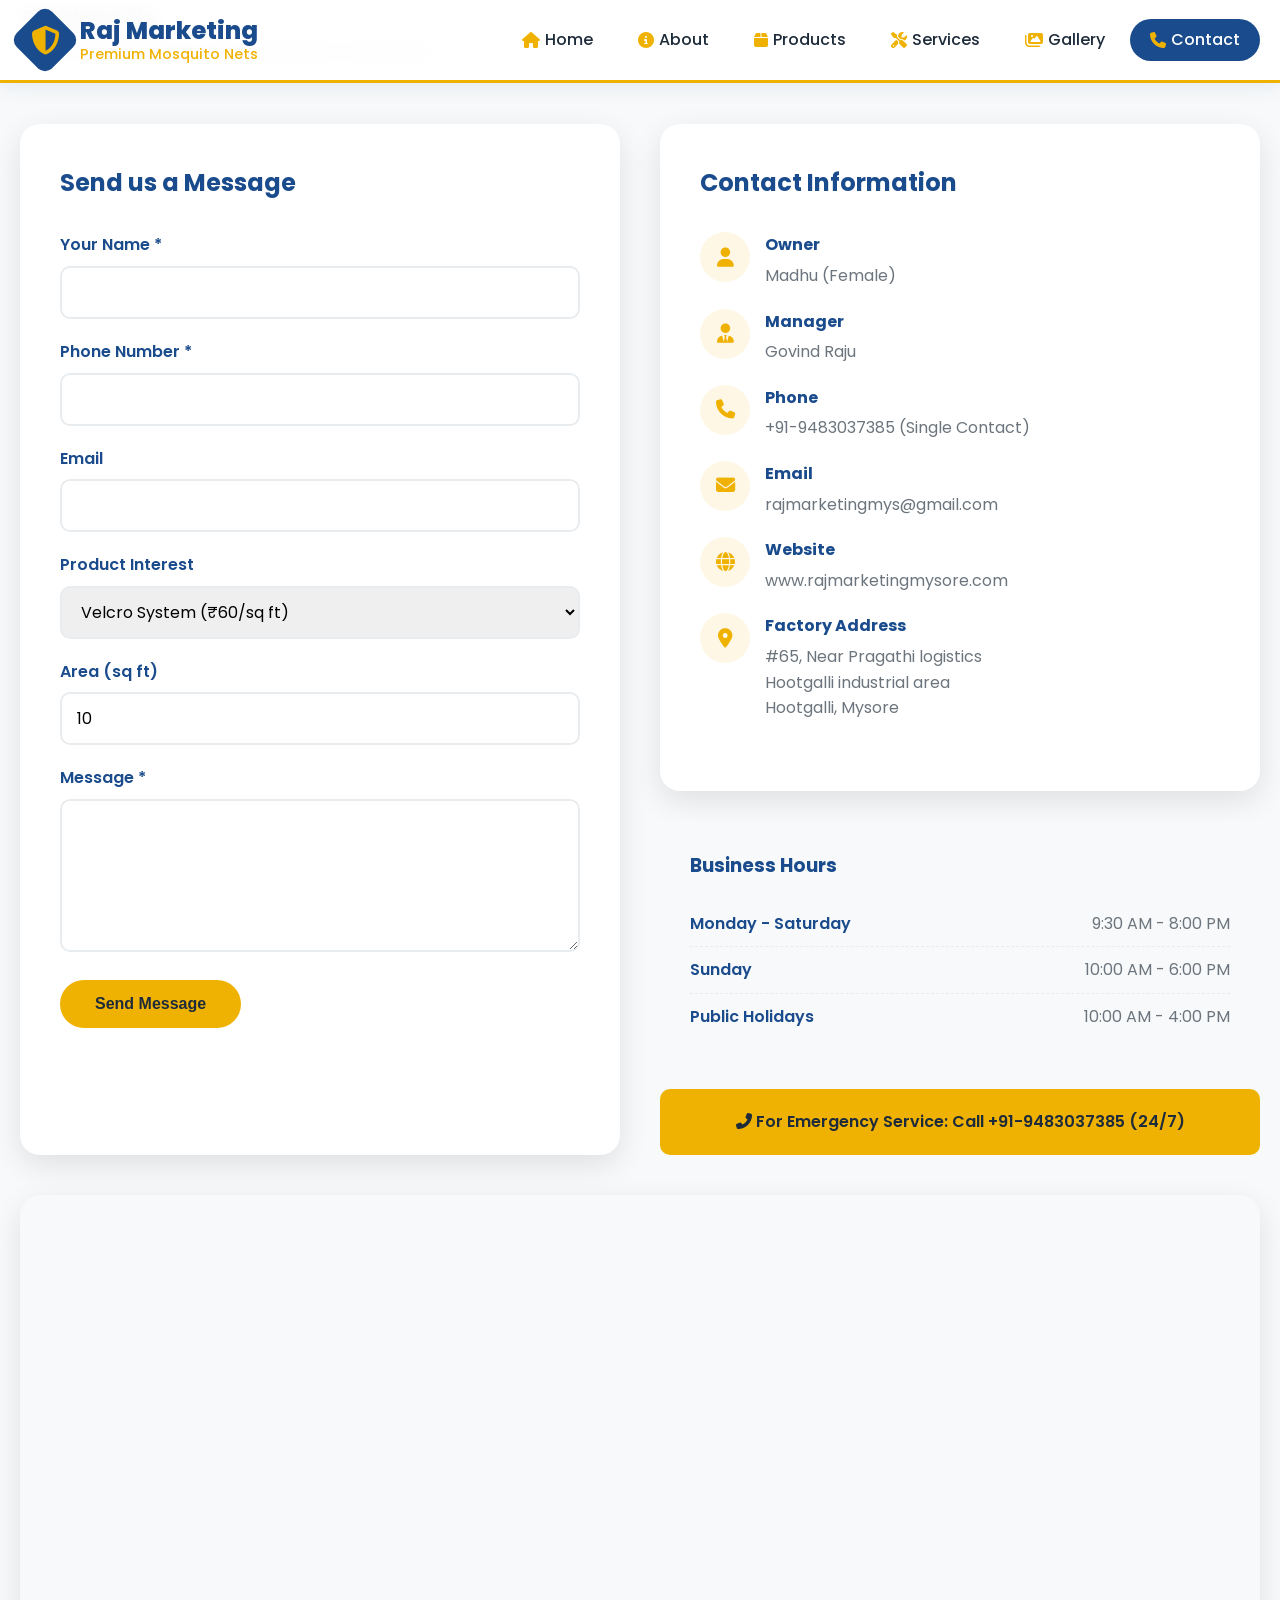
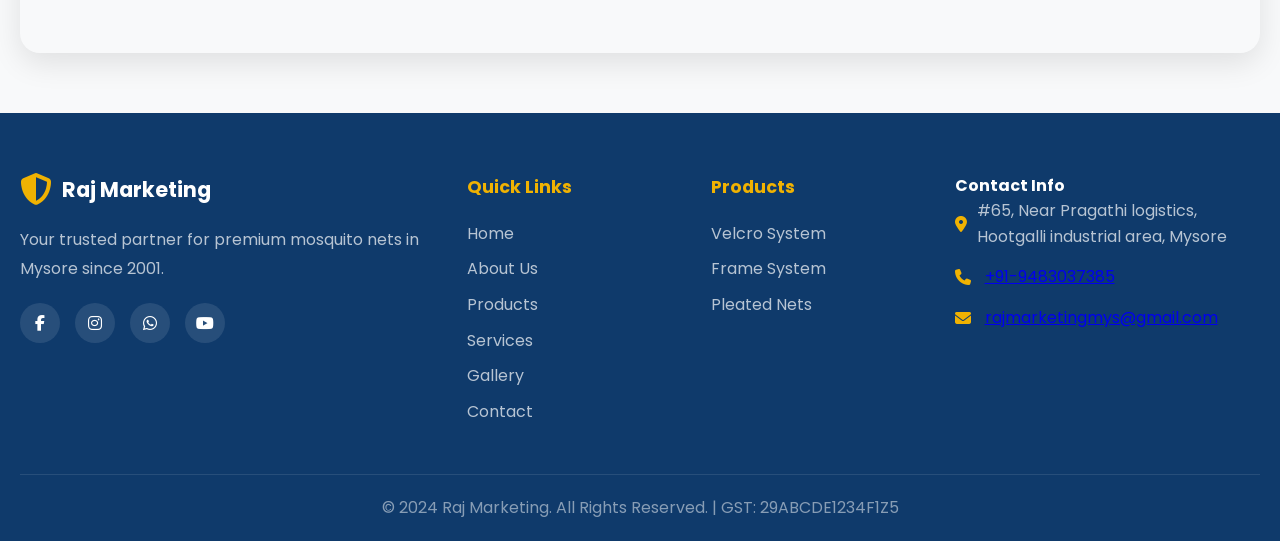
<file: pages/contact.html>
<!DOCTYPE html>
<html lang="en">
<head>
  <meta charset="UTF-8">
  <meta name="viewport" content="width=device-width, initial-scale=1.0">
  <title>Contact Us - Raj Marketing Mysore</title>
  
  <link href="https://fonts.googleapis.com/css2?family=Poppins:wght@300;400;500;600;700;800&display=swap" rel="stylesheet">
  <link rel="stylesheet" href="https://cdnjs.cloudflare.com/ajax/libs/font-awesome/6.4.0/css/all.min.css">
  <link rel="stylesheet" href="../assets/css/style.css">
  
  <style>
    .contact-section {
      padding: 60px 0;
    }
    
    .contact-grid {
      display: grid;
      grid-template-columns: 1fr 1fr;
      gap: 40px;
    }
    
    .contact-form {
      background: var(--white);
      padding: 40px;
      border-radius: 20px;
      box-shadow: 0 10px 30px rgba(0,0,0,0.1);
    }
    
    .form-group {
      margin-bottom: 20px;
    }
    
    .form-group label {
      display: block;
      margin-bottom: 8px;
      color: var(--primary-blue);
      font-weight: 600;
    }
    
    .form-group input,
    .form-group select,
    .form-group textarea {
      width: 100%;
      padding: 12px 15px;
      border: 2px solid var(--border-color);
      border-radius: 10px;
      font-size: 1rem;
      font-family: 'Poppins', sans-serif;
    }
    
    .form-group input:focus,
    .form-group select:focus,
    .form-group textarea:focus {
      border-color: var(--secondary-yellow);
      outline: none;
    }
    
    .contact-map {
      border-radius: 20px;
      overflow: hidden;
      box-shadow: 0 10px 30px rgba(0,0,0,0.1);
    }
    
    .business-hours {
      background: var(--light-gray);
      padding: 30px;
      border-radius: 20px;
      margin-top: 30px;
    }
    
    .hours-item {
      display: flex;
      justify-content: space-between;
      padding: 10px 0;
      border-bottom: 1px dashed var(--border-color);
    }
    
    .hours-item:last-child {
      border-bottom: none;
    }
    
    .day {
      font-weight: 600;
      color: var(--primary-blue);
    }
    
    .time {
      color: var(--gray);
    }
    
    .emergency-note {
      background: var(--secondary-yellow);
      color: var(--dark);
      padding: 20px;
      border-radius: 10px;
      margin-top: 20px;
      text-align: center;
      font-weight: 600;
    }
  </style>
</head>
<body>
  <header class="header">
    <div class="container">
      <nav class="navbar">
        <a href="../index.html" class="logo">
          <div class="logo-icon">
            <i class="fas fa-shield-alt"></i>
          </div>
          <div class="logo-text">
            Raj Marketing <span>Premium Mosquito Nets</span>
          </div>
        </a>

        <ul class="nav-menu">
          <li><a href="../index.html"><i class="fas fa-home"></i> Home</a></li>
          <li><a href="about.html"><i class="fas fa-info-circle"></i> About</a></li>
          <li><a href="products.html"><i class="fas fa-box"></i> Products</a></li>
          <li><a href="services.html"><i class="fas fa-tools"></i> Services</a></li>
          <li><a href="gallery.html"><i class="fas fa-images"></i> Gallery</a></li>
          <li><a href="contact.html" class="active"><i class="fas fa-phone"></i> Contact</a></li>
        </ul>

        <div class="nav-toggle" id="navToggle">
          <i class="fas fa-bars"></i>
        </div>
      </nav>
    </div>
  </header>

  <section class="page-header">
    <div class="container">
      <h1>Contact Us</h1>
      <p>Get in touch with us for free consultation and quotes</p>
    </div>
  </section>

  <section class="contact-section">
    <div class="container">
      <div class="contact-grid">
        <!-- Contact Form -->
        <div class="contact-form">
          <h2 style="color: var(--primary-blue); margin-bottom: 30px;">Send us a Message</h2>
          
          <form id="contactForm">
            <div class="form-group">
              <label>Your Name *</label>
              <input type="text" id="name" required>
            </div>
            
            <div class="form-group">
              <label>Phone Number *</label>
              <input type="tel" id="phone" pattern="[0-9]{10}" required>
            </div>
            
            <div class="form-group">
              <label>Email</label>
              <input type="email" id="email">
            </div>
            
            <div class="form-group">
              <label>Product Interest</label>
              <select id="product">
                <option value="Velcro System">Velcro System (₹60/sq ft)</option>
                <option value="Frame System - Regular + SS Black">Frame System - Regular + SS Black (₹160/sq ft)</option>
                <option value="Frame System - Regular + SS White">Frame System - Regular + SS White (₹180/sq ft)</option>
                <option value="Frame System - Woodgrain + SS Black">Frame System - Woodgrain + SS Black (₹250/sq ft)</option>
                <option value="Frame System - Woodgrain + SS White">Frame System - Woodgrain + SS White (₹280/sq ft)</option>
                <option value="Pleated Nets - Regular + Black Fiber">Pleated Nets - Regular + Black Fiber (₹350/sq ft)</option>
                <option value="Pleated Nets - Woodgrain + Fiber Black">Pleated Nets - Woodgrain + Fiber Black (₹450/sq ft)</option>
              </select>
            </div>
            
            <div class="form-group">
              <label>Area (sq ft)</label>
              <input type="number" id="area" min="1" value="10">
            </div>
            
            <div class="form-group">
              <label>Message *</label>
              <textarea id="message" rows="5" required></textarea>
            </div>
            
            <button type="submit" class="btn btn-primary btn-block">Send Message</button>
          </form>
        </div>

        <!-- Contact Information -->
        <div>
          <div class="contact-info">
            <h3>Contact Information</h3>
            
            <div class="contact-details">
              <div class="contact-item">
                <div class="contact-icon">
                  <i class="fas fa-user"></i>
                </div>
                <div class="contact-text">
                  <h4>Owner</h4>
                  <p>Madhu (Female)</p>
                </div>
              </div>
              
              <div class="contact-item">
                <div class="contact-icon">
                  <i class="fas fa-user-tie"></i>
                </div>
                <div class="contact-text">
                  <h4>Manager</h4>
                  <p>Govind Raju</p>
                </div>
              </div>
              
              <div class="contact-item">
                <div class="contact-icon">
                  <i class="fas fa-phone"></i>
                </div>
                <div class="contact-text">
                  <h4>Phone</h4>
                  <p><a href="tel:+919483037385">+91-9483037385</a> (Single Contact)</p>
                </div>
              </div>
              
              <div class="contact-item">
                <div class="contact-icon">
                  <i class="fas fa-envelope"></i>
                </div>
                <div class="contact-text">
                  <h4>Email</h4>
                  <p><a href="mailto:rajmarketingmys@gmail.com">rajmarketingmys@gmail.com</a></p>
                </div>
              </div>
              
              <div class="contact-item">
                <div class="contact-icon">
                  <i class="fas fa-globe"></i>
                </div>
                <div class="contact-text">
                  <h4>Website</h4>
                  <p><a href="https://www.rajmarketingmysore.com" target="_blank">www.rajmarketingmysore.com</a></p>
                </div>
              </div>
              
              <div class="contact-item">
                <div class="contact-icon">
                  <i class="fas fa-map-marker-alt"></i>
                </div>
                <div class="contact-text">
                  <h4>Factory Address</h4>
                  <p>#65, Near Pragathi logistics<br>Hootgalli industrial area<br>Hootgalli, Mysore</p>
                </div>
              </div>
            </div>
          </div>

          <!-- Business Hours -->
          <div class="business-hours">
            <h3 style="color: var(--primary-blue); margin-bottom: 20px;">Business Hours</h3>
            
            <div class="hours-item">
              <span class="day">Monday - Saturday</span>
              <span class="time">9:30 AM - 8:00 PM</span>
            </div>
            <div class="hours-item">
              <span class="day">Sunday</span>
              <span class="time">10:00 AM - 6:00 PM</span>
            </div>
            <div class="hours-item">
              <span class="day">Public Holidays</span>
              <span class="time">10:00 AM - 4:00 PM</span>
            </div>
          </div>

          <!-- Emergency Note -->
          <div class="emergency-note">
            <i class="fas fa-phone-alt"></i> For Emergency Service: Call +91-9483037385 (24/7)
          </div>
        </div>
      </div>

      <!-- Map -->
      <div class="contact-map" style="margin-top: 40px;">
        <iframe src="https://www.google.com/maps/embed?pb=!1m18!1m12!1m3!1d3898.0!2d76.6395!3d12.3055!2m3!1f0!2f0!3f0!3m2!1i1024!2i768!4f13.1!3m3!1m2!1s0x3baf7b1b1b1b1b1b%3A0x1b1b1b1b1b1b1b1b!2sHootgalli%20Industrial%20Area%2C%20Mysuru!5e0!3m2!1sen!2sin!4v1700000000000!5m2!1sen!2sin" 
                width="100%" height="450" style="border:0;" allowfullscreen="" loading="lazy"></iframe>
      </div>
    </div>
  </section>

  <footer class="footer">
    <div class="container">
      <div class="footer-grid">
        <div class="footer-info">
          <div class="footer-logo">
            <i class="fas fa-shield-alt"></i>
            <span>Raj Marketing</span>
          </div>
          <p>Your trusted partner for premium mosquito nets in Mysore since 2001.</p>
          <div class="social-links">
            <a href="#"><i class="fab fa-facebook-f"></i></a>
            <a href="#"><i class="fab fa-instagram"></i></a>
            <a href="#"><i class="fab fa-whatsapp"></i></a>
            <a href="#"><i class="fab fa-youtube"></i></a>
          </div>
        </div>

        <div class="footer-links">
          <h4>Quick Links</h4>
          <ul>
            <li><a href="../index.html">Home</a></li>
            <li><a href="about.html">About Us</a></li>
            <li><a href="products.html">Products</a></li>
            <li><a href="services.html">Services</a></li>
            <li><a href="gallery.html">Gallery</a></li>
            <li><a href="contact.html">Contact</a></li>
          </ul>
        </div>

        <div class="footer-links">
          <h4>Products</h4>
          <ul>
            <li><a href="velcro-system.html">Velcro System</a></li>
            <li><a href="frame-system.html">Frame System</a></li>
            <li><a href="pleated-nets.html">Pleated Nets</a></li>
          </ul>
        </div>

        <div class="footer-contact">
          <h4>Contact Info</h4>
          <p><i class="fas fa-map-marker-alt"></i> #65, Near Pragathi logistics, Hootgalli industrial area, Mysore</p>
          <p><i class="fas fa-phone"></i> <a href="tel:+919483037385">+91-9483037385</a></p>
          <p><i class="fas fa-envelope"></i> <a href="mailto:rajmarketingmys@gmail.com">rajmarketingmys@gmail.com</a></p>
        </div>
      </div>

      <div class="footer-bottom">
        <p>&copy; 2024 Raj Marketing. All Rights Reserved. | GST: 29ABCDE1234F1Z5</p>
      </div>
    </div>
  </footer>

  <script>
    document.getElementById('contactForm').addEventListener('submit', function(e) {
      e.preventDefault();
      
      const name = document.getElementById('name').value;
      const phone = document.getElementById('phone').value;
      const product = document.getElementById('product').value;
      const area = document.getElementById('area').value;
      const message = document.getElementById('message').value;
      
      if (!name || !phone || !message) {
        alert('Please fill all required fields');
        return;
      }
      
      if (phone.length !== 10) {
        alert('Please enter valid 10-digit phone number');
        return;
      }
      
      // Format message for WhatsApp
      const whatsappMsg = `*New Enquiry from Website*\n\n*Name:* ${name}\n*Phone:* ${phone}\n*Product:* ${product}\n*Area:* ${area} sq ft\n*Message:* ${message}`;
      
      // Open WhatsApp with pre-filled message
      window.open(`https://wa.me/919483037385?text=${encodeURIComponent(whatsappMsg)}`, '_blank');
      
      alert('Thank you! We will contact you shortly.');
      this.reset();
    });

    document.getElementById('navToggle').addEventListener('click', function() {
      const menu = document.querySelector('.nav-menu');
      menu.style.display = menu.style.display === 'flex' ? 'none' : 'flex';
    });
  </script>
</body>
</html>
</file>
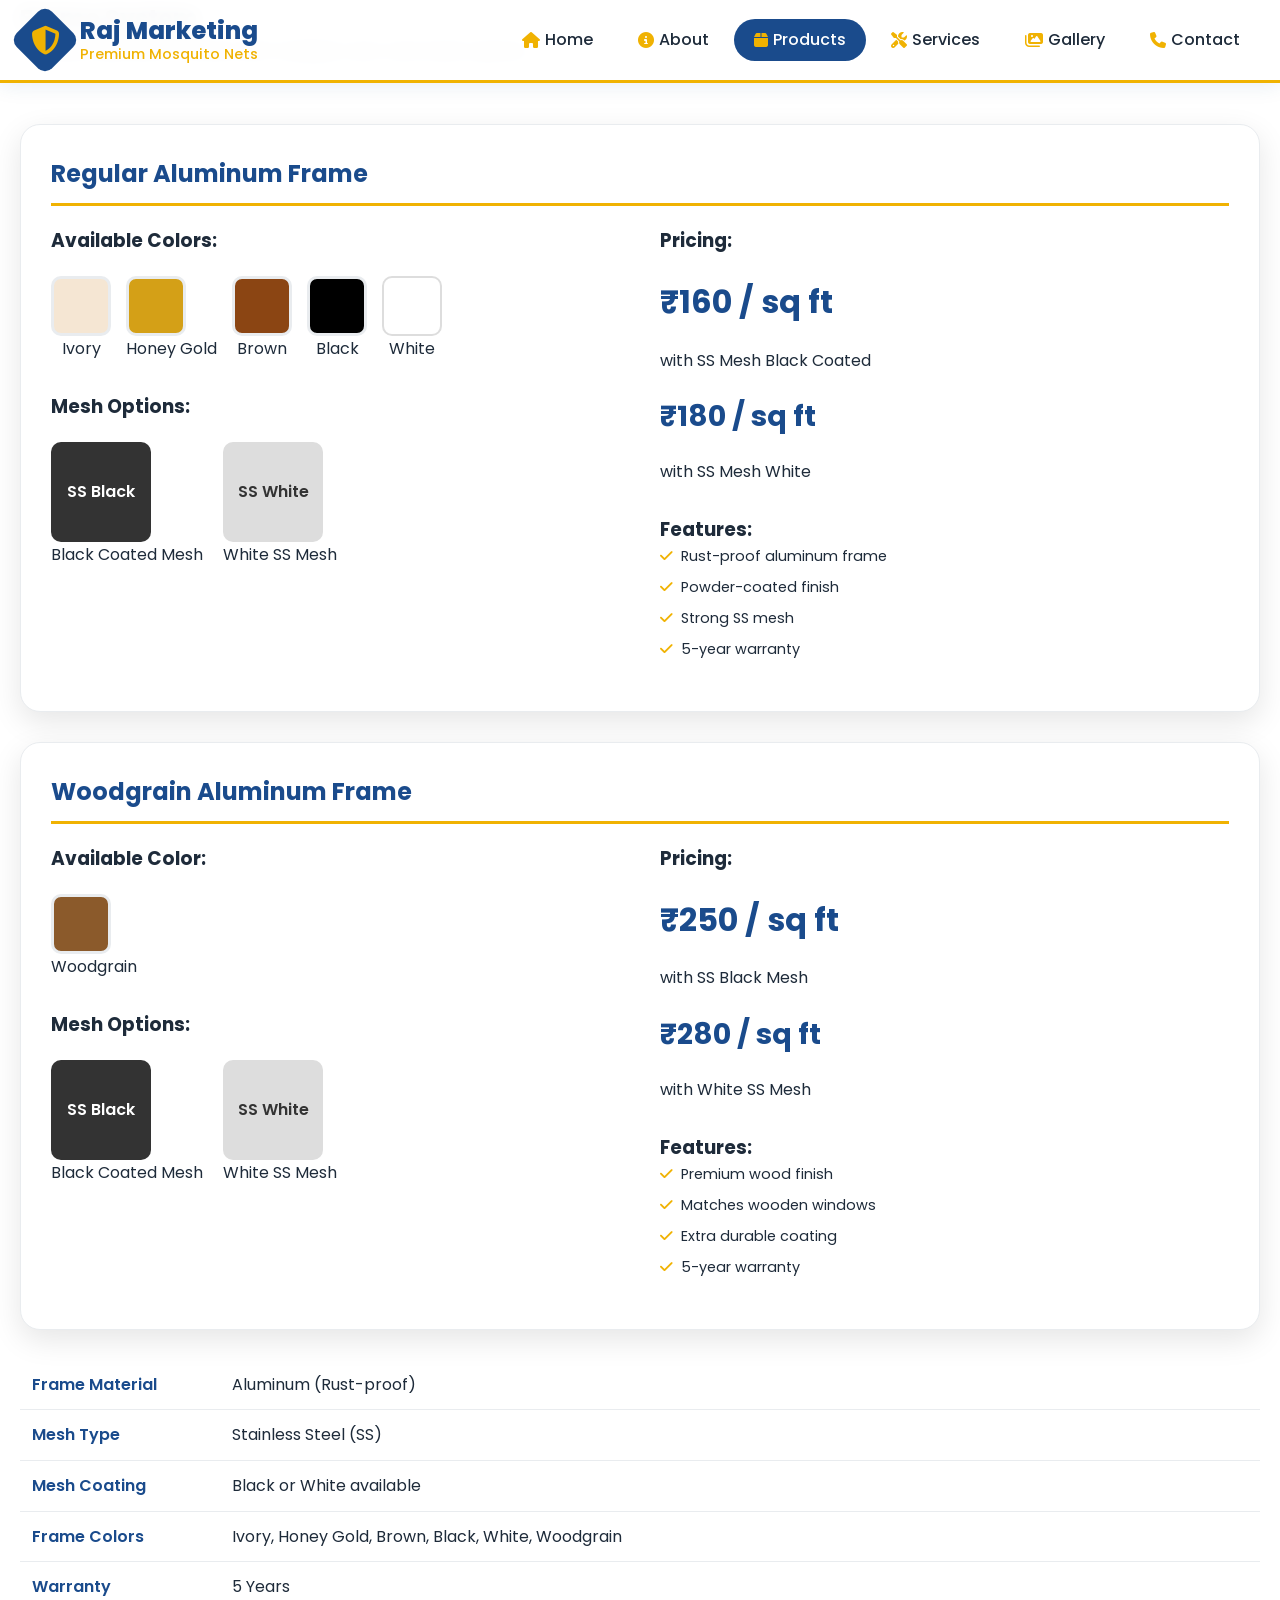
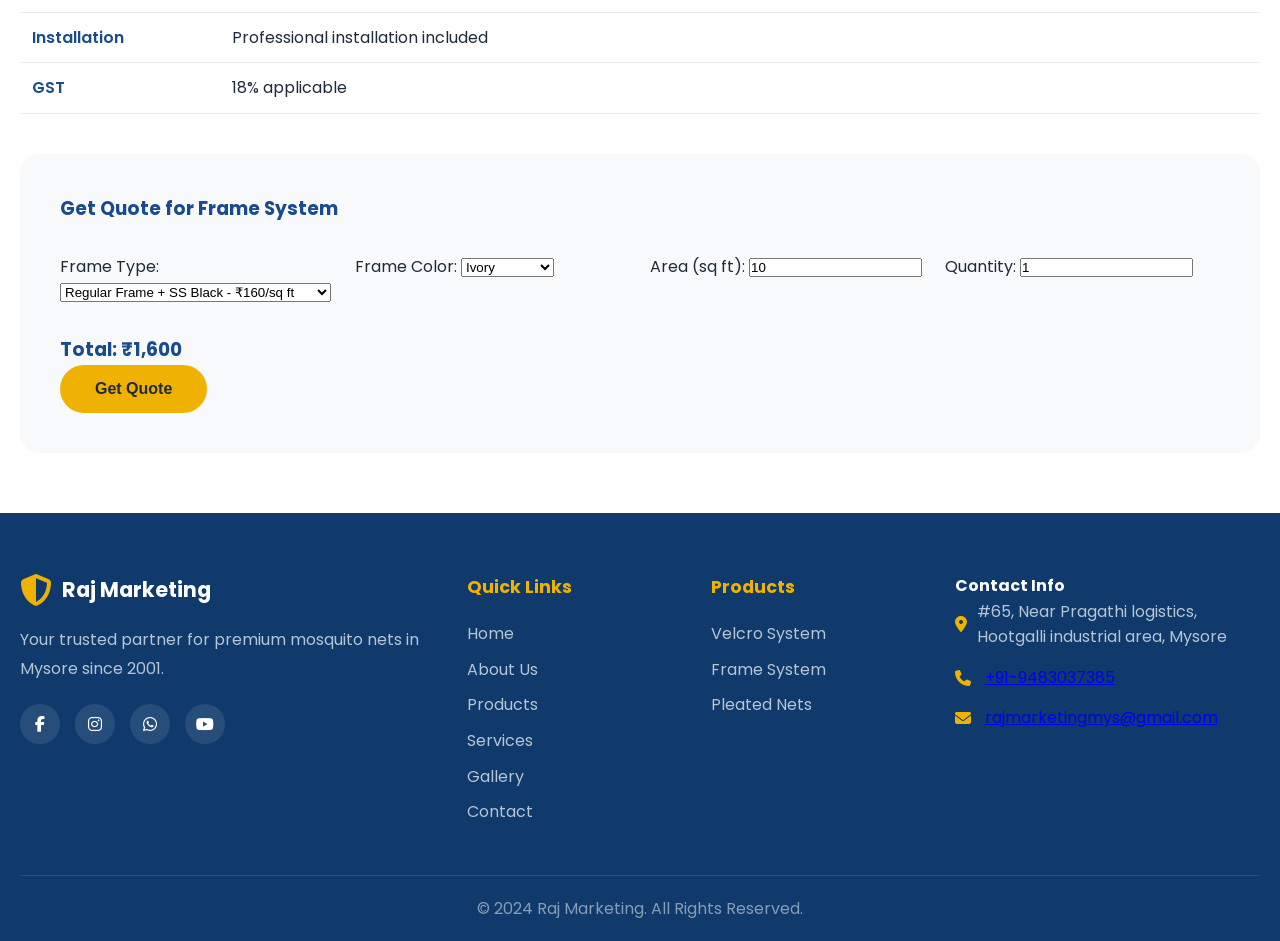
<file: Pages/frame-system.html>
<!DOCTYPE html>
<html lang="en">
<head>
  <meta charset="UTF-8">
  <meta name="viewport" content="width=device-width, initial-scale=1.0">
  <title>Frame System - Raj Marketing Mysore</title>
  
  <link href="https://fonts.googleapis.com/css2?family=Poppins:wght@300;400;500;600;700;800&display=swap" rel="stylesheet">
  <link rel="stylesheet" href="https://cdnjs.cloudflare.com/ajax/libs/font-awesome/6.4.0/css/all.min.css">
  <link rel="stylesheet" href="../assets/css/style.css">
  
  <style>
    .product-detail {
      padding: 60px 0;
    }
    
    .option-card {
      background: var(--white);
      border-radius: 20px;
      padding: 30px;
      margin-bottom: 30px;
      box-shadow: 0 10px 30px rgba(0,0,0,0.1);
      border: 1px solid var(--border-color);
    }
    
    .option-title {
      color: var(--primary-blue);
      font-size: 1.5rem;
      margin-bottom: 20px;
      border-bottom: 3px solid var(--secondary-yellow);
      padding-bottom: 10px;
    }
    
    .price-tag {
      font-size: 2rem;
      font-weight: 700;
      color: var(--primary-blue);
      margin: 20px 0;
    }
    
    .color-palette {
      display: flex;
      gap: 15px;
      flex-wrap: wrap;
      margin: 20px 0;
    }
    
    .color-sample {
      width: 60px;
      height: 60px;
      border-radius: 10px;
      border: 3px solid var(--border-color);
    }
    
    .mesh-preview {
      display: flex;
      gap: 20px;
      margin: 20px 0;
    }
    
    .mesh-sample {
      width: 100px;
      height: 100px;
      background: #333;
      border-radius: 10px;
      display: flex;
      align-items: center;
      justify-content: center;
      color: var(--white);
      font-weight: 600;
    }
    
    .mesh-sample.white {
      background: #ddd;
      color: #333;
    }
    
    .specs-table {
      width: 100%;
      border-collapse: collapse;
      margin: 30px 0;
    }
    
    .specs-table td {
      padding: 12px;
      border-bottom: 1px solid var(--border-color);
    }
    
    .specs-table td:first-child {
      font-weight: 600;
      color: var(--primary-blue);
      width: 200px;
    }
    
    .order-form {
      background: var(--light-gray);
      padding: 40px;
      border-radius: 20px;
      margin-top: 40px;
    }
  </style>
</head>
<body>
  <header class="header">
    <div class="container">
      <nav class="navbar">
        <a href="../index.html" class="logo">
          <div class="logo-icon">
            <i class="fas fa-shield-alt"></i>
          </div>
          <div class="logo-text">
            Raj Marketing <span>Premium Mosquito Nets</span>
          </div>
        </a>

        <ul class="nav-menu">
          <li><a href="../index.html"><i class="fas fa-home"></i> Home</a></li>
          <li><a href="about.html"><i class="fas fa-info-circle"></i> About</a></li>
          <li><a href="products.html" class="active"><i class="fas fa-box"></i> Products</a></li>
          <li><a href="services.html"><i class="fas fa-tools"></i> Services</a></li>
          <li><a href="gallery.html"><i class="fas fa-images"></i> Gallery</a></li>
          <li><a href="contact.html"><i class="fas fa-phone"></i> Contact</a></li>
        </ul>

        <div class="nav-toggle" id="navToggle">
          <i class="fas fa-bars"></i>
        </div>
      </nav>
    </div>
  </header>

  <section class="page-header">
    <div class="container">
      <h1>Frame System</h1>
      <p>Premium aluminum frames with multiple color and mesh options</p>
    </div>
  </section>

  <section class="product-detail">
    <div class="container">
      <!-- Regular Frame Option -->
      <div class="option-card">
        <h2 class="option-title">Regular Aluminum Frame</h2>
        
        <div style="display: grid; grid-template-columns: 1fr 1fr; gap: 40px;">
          <div>
            <h3>Available Colors:</h3>
            <div class="color-palette">
              <div style="text-align: center;">
                <div class="color-sample" style="background: #f5e6d3;"></div>
                <span>Ivory</span>
              </div>
              <div style="text-align: center;">
                <div class="color-sample" style="background: #d4a017;"></div>
                <span>Honey Gold</span>
              </div>
              <div style="text-align: center;">
                <div class="color-sample" style="background: #8b4513;"></div>
                <span>Brown</span>
              </div>
              <div style="text-align: center;">
                <div class="color-sample" style="background: #000000;"></div>
                <span>Black</span>
              </div>
              <div style="text-align: center;">
                <div class="color-sample" style="background: #ffffff; border: 2px solid #ddd;"></div>
                <span>White</span>
              </div>
            </div>

            <h3 style="margin-top: 30px;">Mesh Options:</h3>
            <div class="mesh-preview">
              <div>
                <div class="mesh-sample">SS Black</div>
                <p>Black Coated Mesh</p>
              </div>
              <div>
                <div class="mesh-sample white">SS White</div>
                <p>White SS Mesh</p>
              </div>
            </div>
          </div>

          <div>
            <h3>Pricing:</h3>
            <div class="price-tag">₹160 / sq ft</div>
            <p>with SS Mesh Black Coated</p>
            
            <div class="price-tag" style="font-size: 1.8rem;">₹180 / sq ft</div>
            <p>with SS Mesh White</p>

            <h3 style="margin-top: 30px;">Features:</h3>
            <ul class="product-features">
              <li><i class="fas fa-check"></i> Rust-proof aluminum frame</li>
              <li><i class="fas fa-check"></i> Powder-coated finish</li>
              <li><i class="fas fa-check"></i> Strong SS mesh</li>
              <li><i class="fas fa-check"></i> 5-year warranty</li>
            </ul>
          </div>
        </div>
      </div>

      <!-- Woodgrain Frame Option -->
      <div class="option-card">
        <h2 class="option-title">Woodgrain Aluminum Frame</h2>
        
        <div style="display: grid; grid-template-columns: 1fr 1fr; gap: 40px;">
          <div>
            <h3>Available Color:</h3>
            <div class="color-palette">
              <div style="text-align: center;">
                <div class="color-sample" style="background: #8b5a2b;"></div>
                <span>Woodgrain</span>
              </div>
            </div>

            <h3 style="margin-top: 30px;">Mesh Options:</h3>
            <div class="mesh-preview">
              <div>
                <div class="mesh-sample">SS Black</div>
                <p>Black Coated Mesh</p>
              </div>
              <div>
                <div class="mesh-sample white">SS White</div>
                <p>White SS Mesh</p>
              </div>
            </div>
          </div>

          <div>
            <h3>Pricing:</h3>
            <div class="price-tag">₹250 / sq ft</div>
            <p>with SS Black Mesh</p>
            
            <div class="price-tag" style="font-size: 1.8rem;">₹280 / sq ft</div>
            <p>with White SS Mesh</p>

            <h3 style="margin-top: 30px;">Features:</h3>
            <ul class="product-features">
              <li><i class="fas fa-check"></i> Premium wood finish</li>
              <li><i class="fas fa-check"></i> Matches wooden windows</li>
              <li><i class="fas fa-check"></i> Extra durable coating</li>
              <li><i class="fas fa-check"></i> 5-year warranty</li>
            </ul>
          </div>
        </div>
      </div>

      <!-- Specifications Table -->
      <table class="specs-table">
        <tr>
          <td>Frame Material</td>
          <td>Aluminum (Rust-proof)</td>
        </tr>
        <tr>
          <td>Mesh Type</td>
          <td>Stainless Steel (SS)</td>
        </tr>
        <tr>
          <td>Mesh Coating</td>
          <td>Black or White available</td>
        </tr>
        <tr>
          <td>Frame Colors</td>
          <td>Ivory, Honey Gold, Brown, Black, White, Woodgrain</td>
        </tr>
        <tr>
          <td>Warranty</td>
          <td>5 Years</td>
        </tr>
        <tr>
          <td>Installation</td>
          <td>Professional installation included</td>
        </tr>
        <tr>
          <td>GST</td>
          <td>18% applicable</td>
        </tr>
      </table>

      <!-- Order Form -->
      <div class="order-form">
        <h3 style="color: var(--primary-blue); margin-bottom: 30px;">Get Quote for Frame System</h3>
        
        <div style="display: grid; grid-template-columns: repeat(auto-fit, minmax(250px, 1fr)); gap: 20px;">
          <div>
            <label>Frame Type:</label>
            <select class="calc-input" id="frameType">
              <option value="160">Regular Frame + SS Black - ₹160/sq ft</option>
              <option value="180">Regular Frame + SS White - ₹180/sq ft</option>
              <option value="250">Woodgrain Frame + SS Black - ₹250/sq ft</option>
              <option value="280">Woodgrain Frame + SS White - ₹280/sq ft</option>
            </select>
          </div>
          
          <div>
            <label>Frame Color:</label>
            <select class="calc-input" id="frameColor">
              <option>Ivory</option>
              <option>Honey Gold</option>
              <option>Brown</option>
              <option>Black</option>
              <option>White</option>
              <option>Woodgrain</option>
            </select>
          </div>
          
          <div>
            <label>Area (sq ft):</label>
            <input type="number" class="calc-input" id="area" value="10" min="1">
          </div>
          
          <div>
            <label>Quantity:</label>
            <input type="number" class="calc-input" id="qty" value="1" min="1">
          </div>
        </div>

        <div style="margin-top: 30px;">
          <h3 id="calculatedTotal" style="color: var(--primary-blue);">Total: ₹1,600</h3>
          <button class="btn btn-primary" onclick="submitFrameQuote()">Get Quote</button>
        </div>
      </div>
    </div>
  </section>

  <footer class="footer">
    <div class="container">
      <div class="footer-grid">
        <div class="footer-info">
          <div class="footer-logo">
            <i class="fas fa-shield-alt"></i>
            <span>Raj Marketing</span>
          </div>
          <p>Your trusted partner for premium mosquito nets in Mysore since 2001.</p>
          <div class="social-links">
            <a href="#"><i class="fab fa-facebook-f"></i></a>
            <a href="#"><i class="fab fa-instagram"></i></a>
            <a href="#"><i class="fab fa-whatsapp"></i></a>
            <a href="#"><i class="fab fa-youtube"></i></a>
          </div>
        </div>

        <div class="footer-links">
          <h4>Quick Links</h4>
          <ul>
            <li><a href="../index.html">Home</a></li>
            <li><a href="about.html">About Us</a></li>
            <li><a href="products.html">Products</a></li>
            <li><a href="services.html">Services</a></li>
            <li><a href="gallery.html">Gallery</a></li>
            <li><a href="contact.html">Contact</a></li>
          </ul>
        </div>

        <div class="footer-links">
          <h4>Products</h4>
          <ul>
            <li><a href="velcro-system.html">Velcro System</a></li>
            <li><a href="frame-system.html">Frame System</a></li>
            <li><a href="pleated-nets.html">Pleated Nets</a></li>
          </ul>
        </div>

        <div class="footer-contact">
          <h4>Contact Info</h4>
          <p><i class="fas fa-map-marker-alt"></i> #65, Near Pragathi logistics, Hootgalli industrial area, Mysore</p>
          <p><i class="fas fa-phone"></i> <a href="tel:+919483037385">+91-9483037385</a></p>
          <p><i class="fas fa-envelope"></i> <a href="mailto:rajmarketingmys@gmail.com">rajmarketingmys@gmail.com</a></p>
        </div>
      </div>

      <div class="footer-bottom">
        <p>&copy; 2024 Raj Marketing. All Rights Reserved.</p>
      </div>
    </div>
  </footer>

  <script>
    // Price calculator
    document.getElementById('frameType').addEventListener('change', calculateFrameTotal);
    document.getElementById('area').addEventListener('input', calculateFrameTotal);
    document.getElementById('qty').addEventListener('input', calculateFrameTotal);

    function calculateFrameTotal() {
      const pricePerSqFt = parseFloat(document.getElementById('frameType').value);
      const area = parseFloat(document.getElementById('area').value) || 0;
      const qty = parseFloat(document.getElementById('qty').value) || 1;
      const total = pricePerSqFt * area * qty;
      document.getElementById('calculatedTotal').textContent = `Total: ₹${total.toFixed(2)}`;
    }

    function submitFrameQuote() {
      const frameType = document.getElementById('frameType').selectedOptions[0].text;
      const color = document.getElementById('frameColor').value;
      const area = document.getElementById('area').value;
      const qty = document.getElementById('qty').value;
      const total = document.getElementById('calculatedTotal').textContent;
      
      alert(`Quote Request Sent!\n\nProduct: Frame System\nType: ${frameType}\nColor: ${color}\nArea: ${area} sq ft\nQuantity: ${qty}\n${total}\n\nWe will contact you shortly at 9483037385`);
    }

    document.getElementById('navToggle').addEventListener('click', function() {
      const menu = document.querySelector('.nav-menu');
      menu.style.display = menu.style.display === 'flex' ? 'none' : 'flex';
    });
  </script>
</body>
</html>
</file>
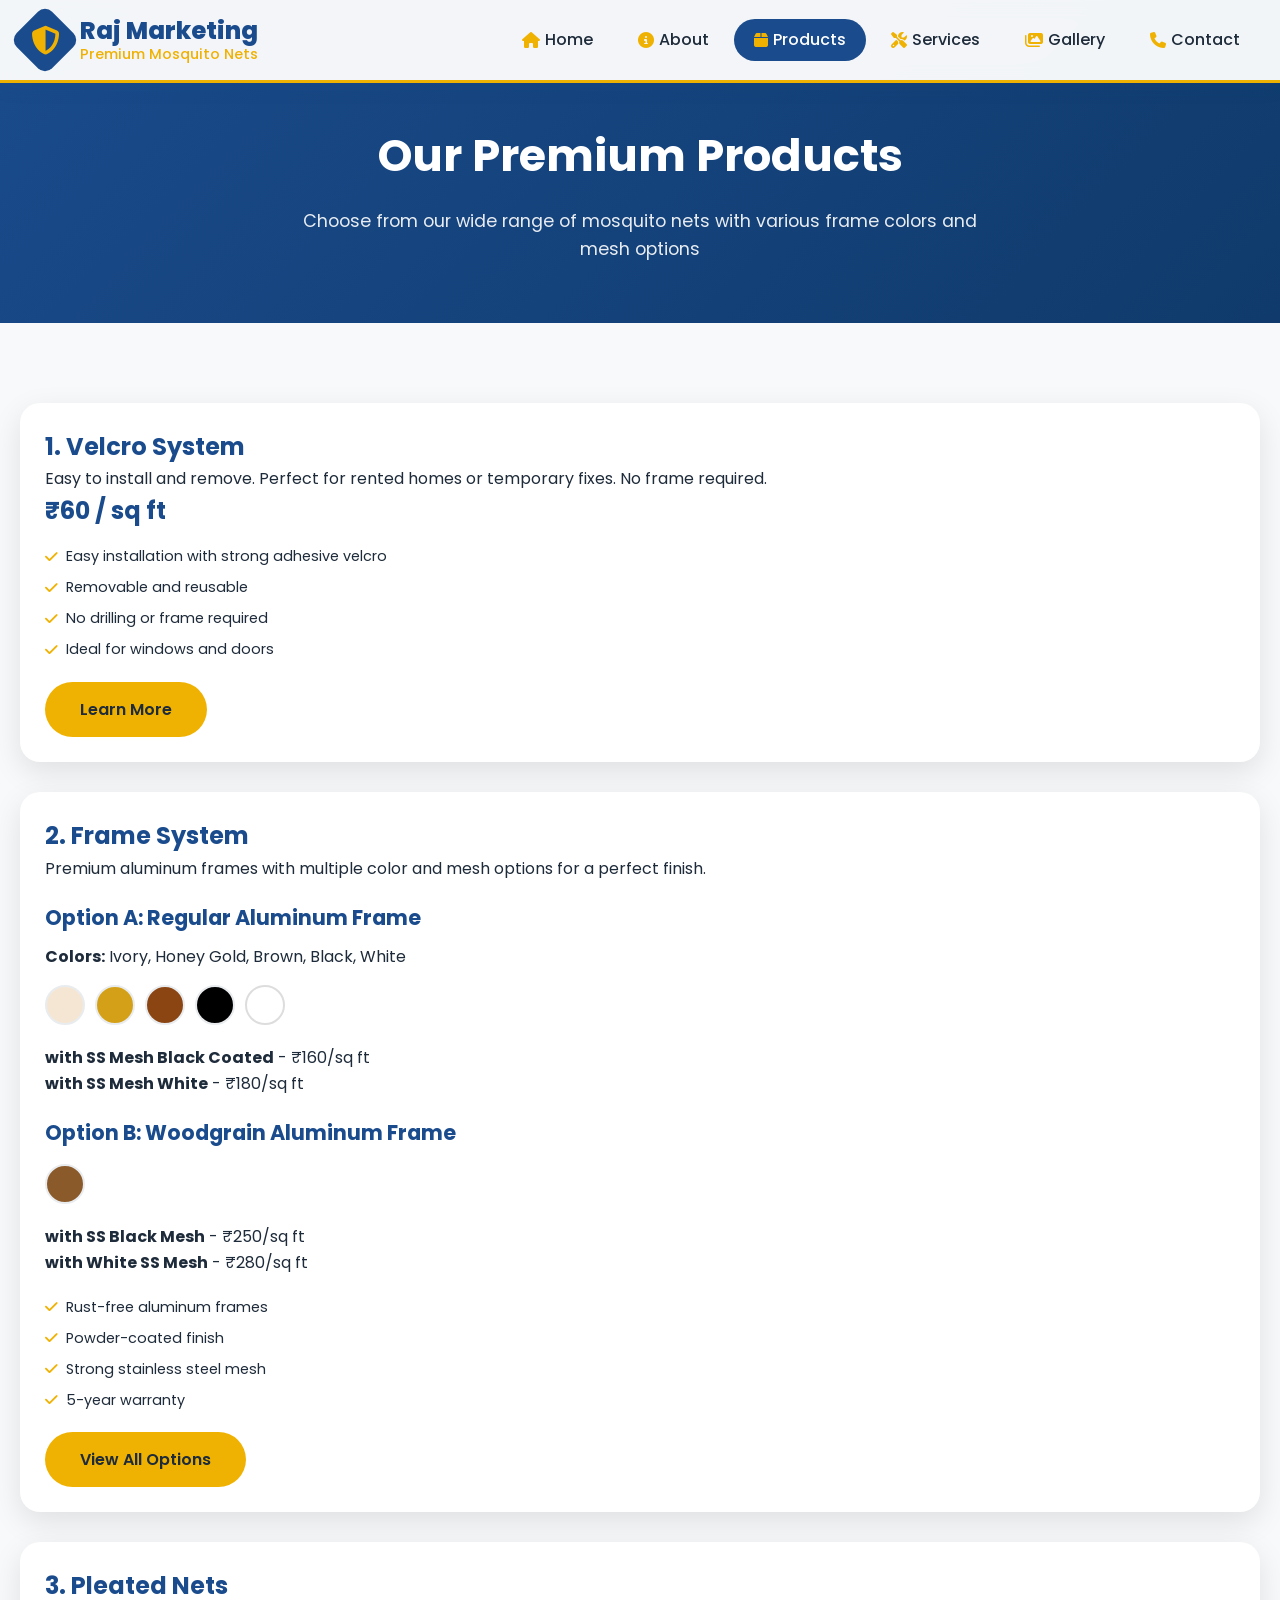
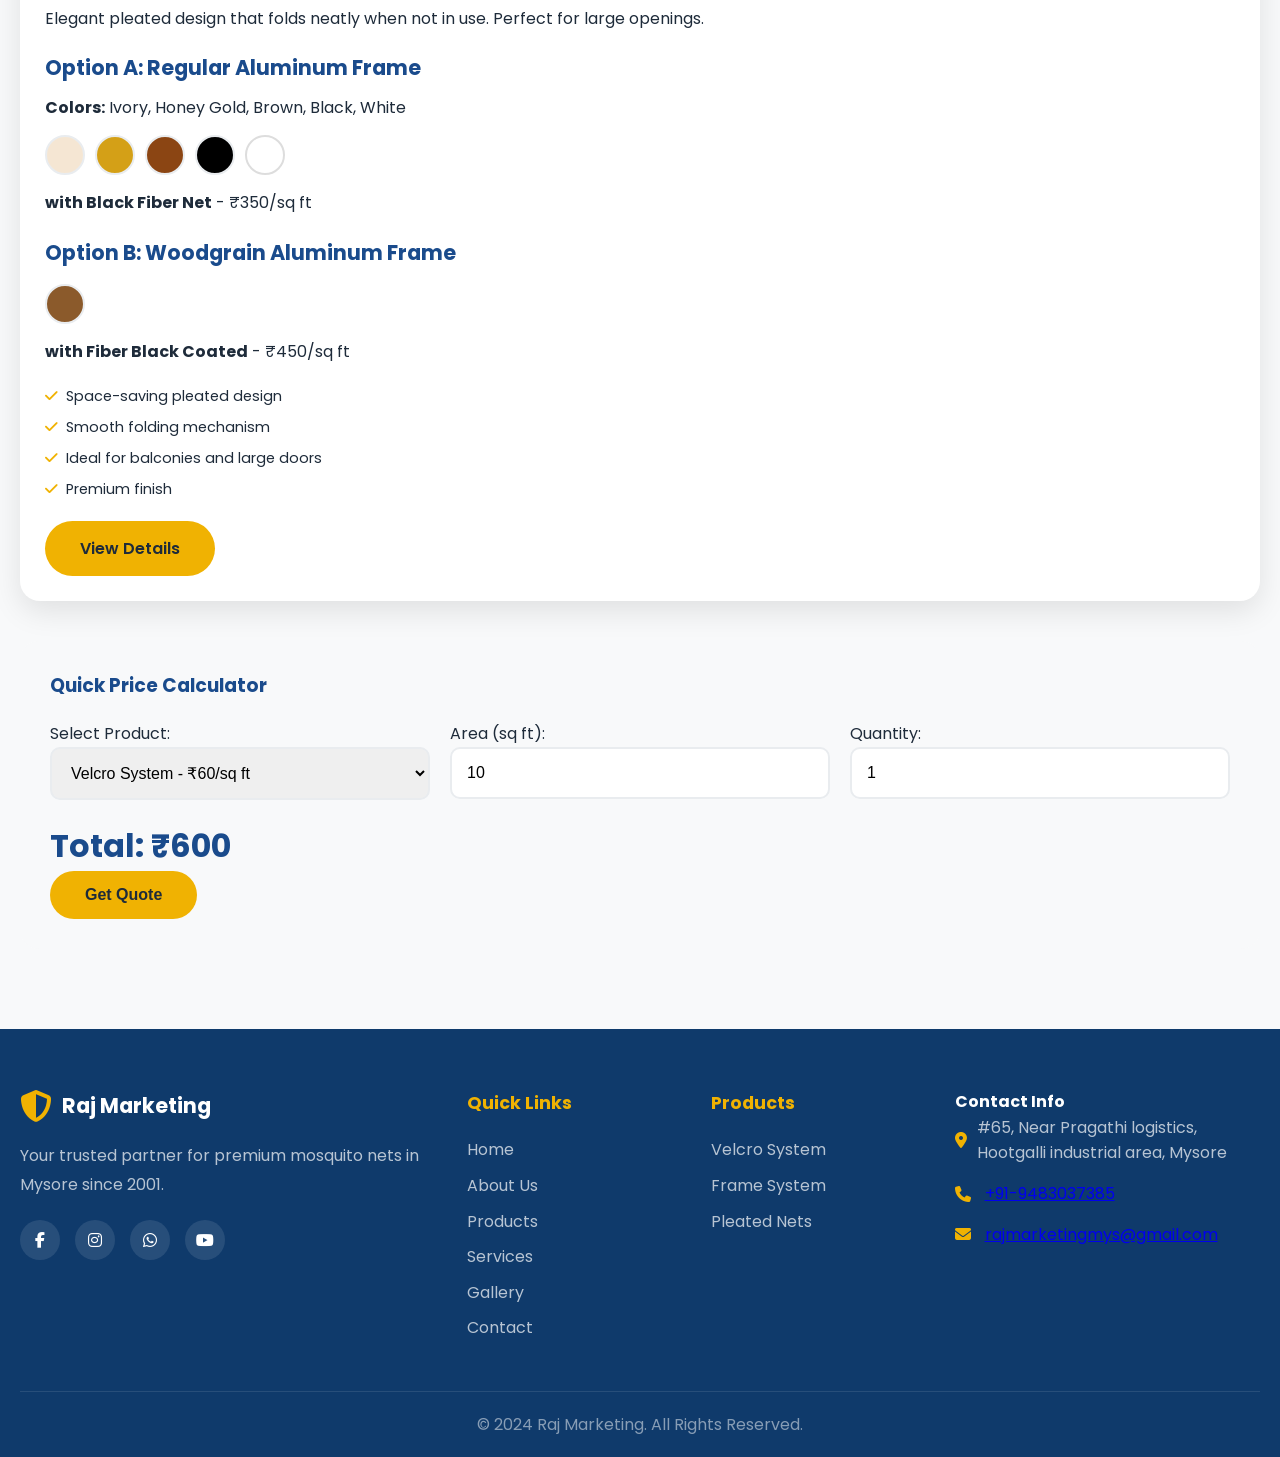
<file: Pages/product.html>
<!DOCTYPE html>
<html lang="en">
<head>
  <meta charset="UTF-8">
  <meta name="viewport" content="width=device-width, initial-scale=1.0">
  <title>Our Products - Raj Marketing Mysore</title>
  
  <link href="https://fonts.googleapis.com/css2?family=Poppins:wght@300;400;500;600;700;800&display=swap" rel="stylesheet">
  <link rel="stylesheet" href="https://cdnjs.cloudflare.com/ajax/libs/font-awesome/6.4.0/css/all.min.css">
  <link rel="stylesheet" href="../assets/css/style.css">
  
  <style>
    .page-header {
      background: linear-gradient(135deg, var(--primary-blue), var(--primary-dark));
      color: var(--white);
      padding: 120px 0 60px;
      text-align: center;
    }
    
    .page-header h1 {
      font-size: 2.8rem;
      margin-bottom: 15px;
    }
    
    .page-header p {
      font-size: 1.1rem;
      opacity: 0.9;
      max-width: 700px;
      margin: 0 auto;
    }
    
    .color-options {
      display: flex;
      flex-wrap: wrap;
      gap: 10px;
      margin: 15px 0;
    }
    
    .color-chip {
      width: 40px;
      height: 40px;
      border-radius: 50%;
      border: 2px solid var(--border-color);
      cursor: pointer;
      transition: all 0.3s;
    }
    
    .color-chip:hover {
      transform: scale(1.1);
      border-color: var(--secondary-yellow);
    }
    
    .color-chip.selected {
      border-color: var(--secondary-yellow);
      box-shadow: 0 0 0 2px var(--secondary-yellow);
    }
    
    .color-chip.ivory { background: #f5e6d3; }
    .color-chip.honey-gold { background: #d4a017; }
    .color-chip.brown { background: #8b4513; }
    .color-chip.black { background: #000000; }
    .color-chip.white { background: #ffffff; border: 2px solid #ddd; }
    .color-chip.woodgrain { background: #8b5a2b; }
    
    .mesh-option {
      display: inline-block;
      padding: 8px 20px;
      background: var(--light-gray);
      border: 2px solid var(--border-color);
      border-radius: 30px;
      margin-right: 10px;
      margin-bottom: 10px;
      cursor: pointer;
      transition: all 0.3s;
    }
    
    .mesh-option:hover {
      border-color: var(--secondary-yellow);
    }
    
    .mesh-option.selected {
      background: var(--primary-blue);
      color: var(--white);
      border-color: var(--primary-blue);
    }
    
    .price-calculator {
      background: var(--light-gray);
      padding: 30px;
      border-radius: 20px;
      margin-top: 40px;
    }
    
    .calculator-grid {
      display: grid;
      grid-template-columns: repeat(auto-fit, minmax(200px, 1fr));
      gap: 20px;
    }
    
    .calc-input {
      padding: 15px;
      border: 2px solid var(--border-color);
      border-radius: 10px;
      font-size: 1rem;
      width: 100%;
    }
    
    .total-price {
      font-size: 2rem;
      font-weight: 700;
      color: var(--primary-blue);
      margin-top: 20px;
    }
  </style>
</head>
<body>
  <!-- Header (same as index) -->
  <header class="header">
    <div class="container">
      <nav class="navbar">
        <a href="../index.html" class="logo">
          <div class="logo-icon">
            <i class="fas fa-shield-alt"></i>
          </div>
          <div class="logo-text">
            Raj Marketing <span>Premium Mosquito Nets</span>
          </div>
        </a>

        <ul class="nav-menu">
          <li><a href="../index.html"><i class="fas fa-home"></i> Home</a></li>
          <li><a href="about.html"><i class="fas fa-info-circle"></i> About</a></li>
          <li><a href="products.html" class="active"><i class="fas fa-box"></i> Products</a></li>
          <li><a href="services.html"><i class="fas fa-tools"></i> Services</a></li>
          <li><a href="gallery.html"><i class="fas fa-images"></i> Gallery</a></li>
          <li><a href="contact.html"><i class="fas fa-phone"></i> Contact</a></li>
        </ul>

        <div class="nav-toggle" id="navToggle">
          <i class="fas fa-bars"></i>
        </div>
      </nav>
    </div>
  </header>

  <!-- Page Header -->
  <section class="page-header">
    <div class="container">
      <h1>Our Premium Products</h1>
      <p>Choose from our wide range of mosquito nets with various frame colors and mesh options</p>
    </div>
  </section>

  <!-- Products Section -->
  <section class="products">
    <div class="container">
      <!-- Velcro System -->
      <div class="product-card" style="margin-bottom: 30px;">
        <div class="product-content">
          <h2 style="color: var(--primary-blue);">1. Velcro System</h2>
          <p>Easy to install and remove. Perfect for rented homes or temporary fixes. No frame required.</p>
          <div class="product-price">₹60 / sq ft</div>
          <ul class="product-features">
            <li><i class="fas fa-check"></i> Easy installation with strong adhesive velcro</li>
            <li><i class="fas fa-check"></i> Removable and reusable</li>
            <li><i class="fas fa-check"></i> No drilling or frame required</li>
            <li><i class="fas fa-check"></i> Ideal for windows and doors</li>
          </ul>
          <a href="velcro-system.html" class="btn btn-primary">Learn More</a>
        </div>
      </div>

      <!-- Frame System -->
      <div class="product-card" style="margin-bottom: 30px;">
        <div class="product-content">
          <h2 style="color: var(--primary-blue);">2. Frame System</h2>
          <p>Premium aluminum frames with multiple color and mesh options for a perfect finish.</p>
          
          <h3 style="margin: 20px 0 10px;">Option A: Regular Aluminum Frame</h3>
          <div style="margin-bottom: 20px;">
            <p><strong>Colors:</strong> Ivory, Honey Gold, Brown, Black, White</p>
            <div class="color-options">
              <div class="color-chip ivory" title="Ivory"></div>
              <div class="color-chip honey-gold" title="Honey Gold"></div>
              <div class="color-chip brown" title="Brown"></div>
              <div class="color-chip black" title="Black"></div>
              <div class="color-chip white" title="White"></div>
            </div>
          </div>
          
          <div style="margin-bottom: 20px;">
            <p><strong>with SS Mesh Black Coated</strong> - ₹160/sq ft</p>
            <p><strong>with SS Mesh White</strong> - ₹180/sq ft</p>
          </div>

          <h3 style="margin: 20px 0 10px;">Option B: Woodgrain Aluminum Frame</h3>
          <div style="margin-bottom: 20px;">
            <div class="color-options">
              <div class="color-chip woodgrain" title="Woodgrain"></div>
            </div>
          </div>
          
          <div style="margin-bottom: 20px;">
            <p><strong>with SS Black Mesh</strong> - ₹250/sq ft</p>
            <p><strong>with White SS Mesh</strong> - ₹280/sq ft</p>
          </div>

          <ul class="product-features">
            <li><i class="fas fa-check"></i> Rust-free aluminum frames</li>
            <li><i class="fas fa-check"></i> Powder-coated finish</li>
            <li><i class="fas fa-check"></i> Strong stainless steel mesh</li>
            <li><i class="fas fa-check"></i> 5-year warranty</li>
          </ul>
          
          <a href="frame-system.html" class="btn btn-primary">View All Options</a>
        </div>
      </div>

      <!-- Pleated Nets -->
      <div class="product-card" style="margin-bottom: 30px;">
        <div class="product-content">
          <h2 style="color: var(--primary-blue);">3. Pleated Nets</h2>
          <p>Elegant pleated design that folds neatly when not in use. Perfect for large openings.</p>
          
          <h3 style="margin: 20px 0 10px;">Option A: Regular Aluminum Frame</h3>
          <div style="margin-bottom: 20px;">
            <p><strong>Colors:</strong> Ivory, Honey Gold, Brown, Black, White</p>
            <div class="color-options">
              <div class="color-chip ivory" title="Ivory"></div>
              <div class="color-chip honey-gold" title="Honey Gold"></div>
              <div class="color-chip brown" title="Brown"></div>
              <div class="color-chip black" title="Black"></div>
              <div class="color-chip white" title="White"></div>
            </div>
            <p><strong>with Black Fiber Net</strong> - ₹350/sq ft</p>
          </div>

          <h3 style="margin: 20px 0 10px;">Option B: Woodgrain Aluminum Frame</h3>
          <div style="margin-bottom: 20px;">
            <div class="color-options">
              <div class="color-chip woodgrain" title="Woodgrain"></div>
            </div>
            <p><strong>with Fiber Black Coated</strong> - ₹450/sq ft</p>
          </div>

          <ul class="product-features">
            <li><i class="fas fa-check"></i> Space-saving pleated design</li>
            <li><i class="fas fa-check"></i> Smooth folding mechanism</li>
            <li><i class="fas fa-check"></i> Ideal for balconies and large doors</li>
            <li><i class="fas fa-check"></i> Premium finish</li>
          </ul>
          
          <a href="pleated-nets.html" class="btn btn-primary">View Details</a>
        </div>
      </div>

      <!-- Price Calculator -->
      <div class="price-calculator">
        <h3 style="color: var(--primary-blue); margin-bottom: 20px;">Quick Price Calculator</h3>
        <div class="calculator-grid">
          <div>
            <label>Select Product:</label>
            <select class="calc-input" id="productSelect">
              <option value="60">Velcro System - ₹60/sq ft</option>
              <option value="160">Frame System (Regular + SS Black) - ₹160/sq ft</option>
              <option value="180">Frame System (Regular + SS White) - ₹180/sq ft</option>
              <option value="250">Frame System (Woodgrain + SS Black) - ₹250/sq ft</option>
              <option value="280">Frame System (Woodgrain + SS White) - ₹280/sq ft</option>
              <option value="350">Pleated Nets (Regular + Black Fiber) - ₹350/sq ft</option>
              <option value="450">Pleated Nets (Woodgrain + Fiber Black) - ₹450/sq ft</option>
            </select>
          </div>
          <div>
            <label>Area (sq ft):</label>
            <input type="number" class="calc-input" id="areaInput" value="10" min="1">
          </div>
          <div>
            <label>Quantity:</label>
            <input type="number" class="calc-input" id="qtyInput" value="1" min="1">
          </div>
        </div>
        <div class="total-price" id="totalPrice">
          Total: ₹600
        </div>
        <button class="btn btn-primary" onclick="getQuote()">Get Quote</button>
      </div>
    </div>
  </section>

  <!-- Footer (same as index) -->
  <footer class="footer">
    <div class="container">
      <div class="footer-grid">
        <div class="footer-info">
          <div class="footer-logo">
            <i class="fas fa-shield-alt"></i>
            <span>Raj Marketing</span>
          </div>
          <p>Your trusted partner for premium mosquito nets in Mysore since 2001.</p>
          <div class="social-links">
            <a href="#"><i class="fab fa-facebook-f"></i></a>
            <a href="#"><i class="fab fa-instagram"></i></a>
            <a href="#"><i class="fab fa-whatsapp"></i></a>
            <a href="#"><i class="fab fa-youtube"></i></a>
          </div>
        </div>

        <div class="footer-links">
          <h4>Quick Links</h4>
          <ul>
            <li><a href="../index.html">Home</a></li>
            <li><a href="about.html">About Us</a></li>
            <li><a href="products.html">Products</a></li>
            <li><a href="services.html">Services</a></li>
            <li><a href="gallery.html">Gallery</a></li>
            <li><a href="contact.html">Contact</a></li>
          </ul>
        </div>

        <div class="footer-links">
          <h4>Products</h4>
          <ul>
            <li><a href="velcro-system.html">Velcro System</a></li>
            <li><a href="frame-system.html">Frame System</a></li>
            <li><a href="pleated-nets.html">Pleated Nets</a></li>
          </ul>
        </div>

        <div class="footer-contact">
          <h4>Contact Info</h4>
          <p><i class="fas fa-map-marker-alt"></i> #65, Near Pragathi logistics, Hootgalli industrial area, Mysore</p>
          <p><i class="fas fa-phone"></i> <a href="tel:+919483037385">+91-9483037385</a></p>
          <p><i class="fas fa-envelope"></i> <a href="mailto:rajmarketingmys@gmail.com">rajmarketingmys@gmail.com</a></p>
        </div>
      </div>

      <div class="footer-bottom">
        <p>&copy; 2024 Raj Marketing. All Rights Reserved.</p>
      </div>
    </div>
  </footer>

  <script>
    // Price Calculator
    document.getElementById('productSelect').addEventListener('change', calculatePrice);
    document.getElementById('areaInput').addEventListener('input', calculatePrice);
    document.getElementById('qtyInput').addEventListener('input', calculatePrice);

    function calculatePrice() {
      const pricePerSqFt = parseFloat(document.getElementById('productSelect').value);
      const area = parseFloat(document.getElementById('areaInput').value) || 0;
      const qty = parseFloat(document.getElementById('qtyInput').value) || 1;
      const total = pricePerSqFt * area * qty;
      document.getElementById('totalPrice').textContent = `Total: ₹${total.toFixed(2)}`;
    }

    function getQuote() {
      const product = document.getElementById('productSelect').selectedOptions[0].text;
      const area = document.getElementById('areaInput').value;
      const qty = document.getElementById('qtyInput').value;
      const total = document.getElementById('totalPrice').textContent;
      
      alert(`Quote Request Sent!\n\nProduct: ${product}\nArea: ${area} sq ft\nQuantity: ${qty}\n${total}\n\nWe will contact you shortly at ${'9483037385'}`);
    }

    // Mobile menu toggle
    document.getElementById('navToggle').addEventListener('click', function() {
      const menu = document.querySelector('.nav-menu');
      menu.style.display = menu.style.display === 'flex' ? 'none' : 'flex';
    });
  </script>
</body>
</html>
</file>
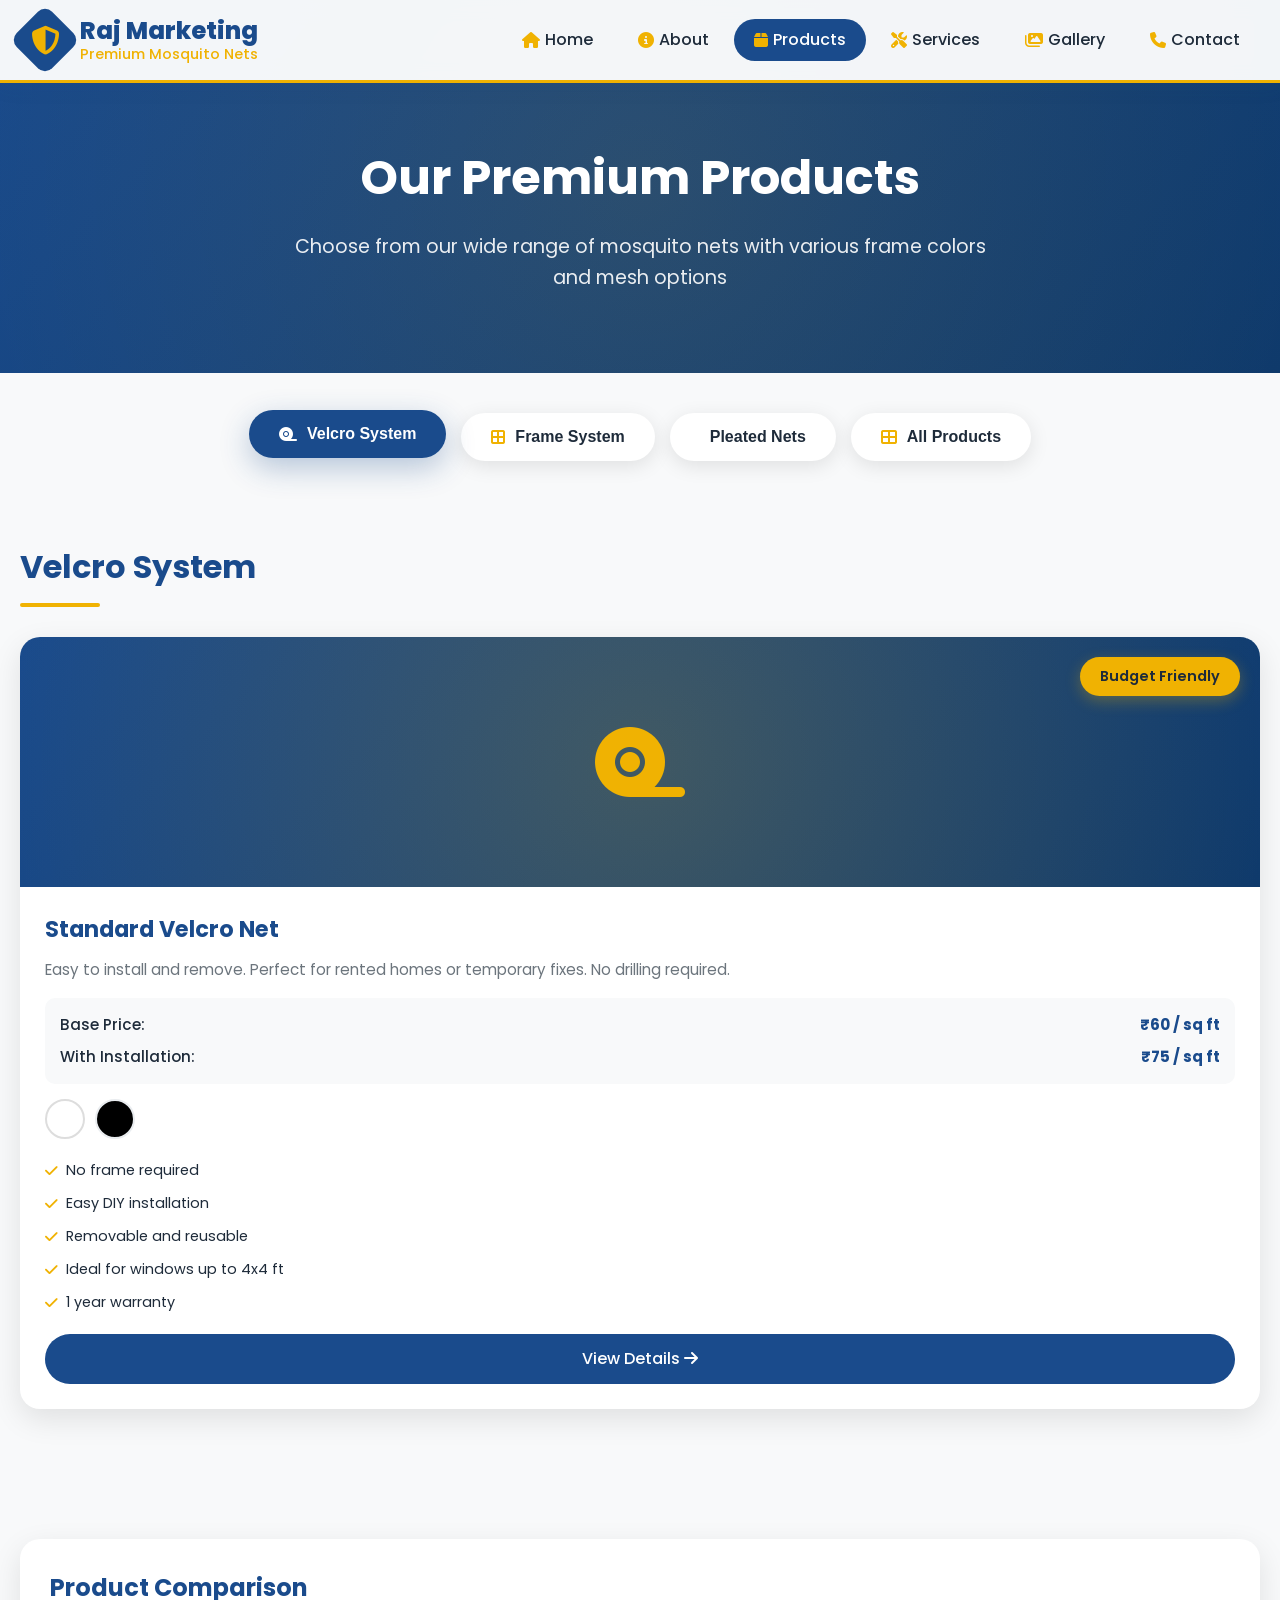
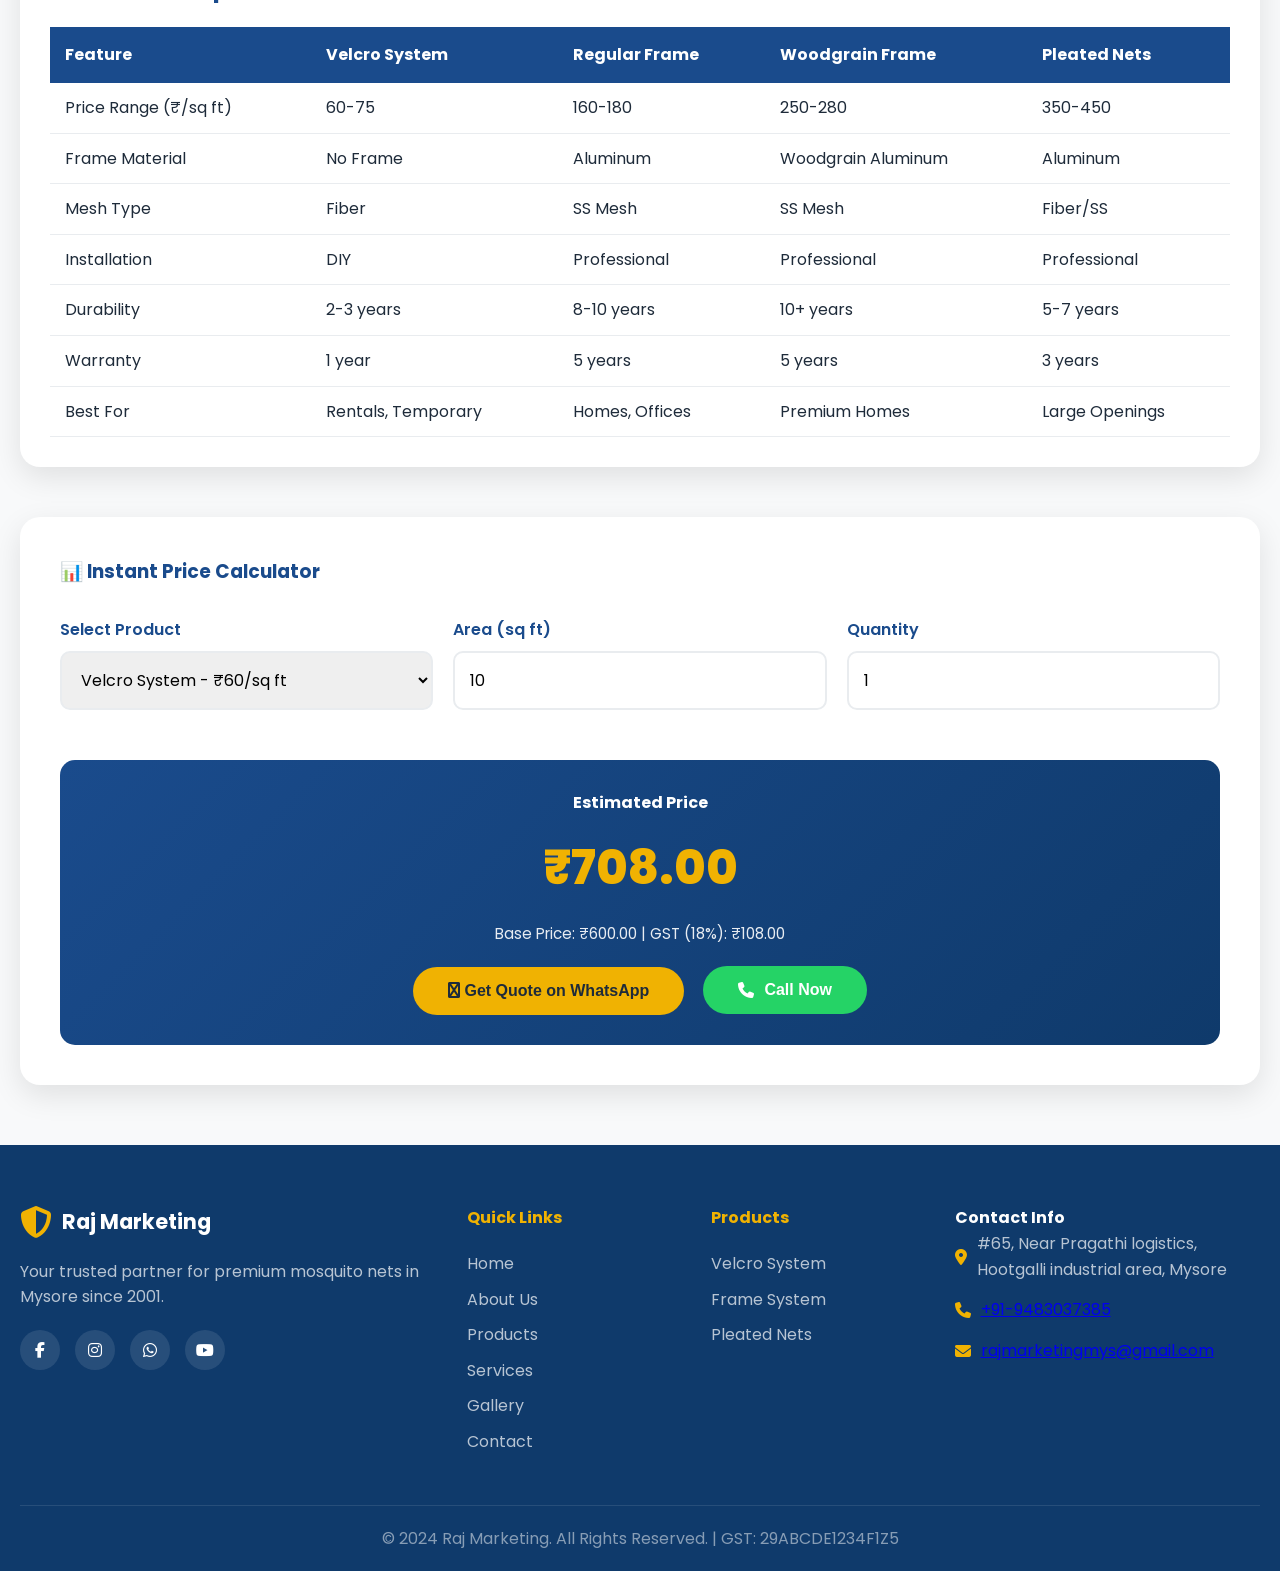
<file: pages/products.html>
<!DOCTYPE html>
<html lang="en">
<head>
  <meta charset="UTF-8">
  <meta name="viewport" content="width=device-width, initial-scale=1.0">
  <title>Our Products - Raj Marketing Mysore | Premium Mosquito Nets</title>
  
  <!-- Fonts & Icons -->
  <link href="https://fonts.googleapis.com/css2?family=Poppins:wght@300;400;500;600;700;800&display=swap" rel="stylesheet">
  <link rel="stylesheet" href="https://cdnjs.cloudflare.com/ajax/libs/font-awesome/6.4.0/css/all.min.css">
  
  <!-- AOS Animation -->
  <link href="https://unpkg.com/aos@2.3.1/dist/aos.css" rel="stylesheet">
  
  <style>
    * {
      margin: 0;
      padding: 0;
      box-sizing: border-box;
    }

    :root {
      --primary-blue: #1a4b8c;
      --primary-dark: #0f3a6b;
      --primary-light: #2d6ab3;
      --secondary-yellow: #f0b202;
      --secondary-dark: #d49b02;
      --secondary-light: #ffd966;
      --white: #ffffff;
      --dark: #1e2b3a;
      --gray: #6c757d;
      --light-gray: #f8f9fa;
      --border-color: #e9ecef;
    }

    body {
      font-family: 'Poppins', sans-serif;
      color: var(--dark);
      line-height: 1.6;
      background: var(--light-gray);
    }

    .container {
      max-width: 1400px;
      margin: 0 auto;
      padding: 0 20px;
    }

    /* Header Styles */
    .header {
      position: fixed;
      top: 0;
      left: 0;
      width: 100%;
      background: rgba(255, 255, 255, 0.95);
      backdrop-filter: blur(10px);
      box-shadow: 0 2px 20px rgba(26, 75, 140, 0.1);
      z-index: 1000;
      border-bottom: 3px solid var(--secondary-yellow);
    }

    .navbar {
      display: flex;
      align-items: center;
      justify-content: space-between;
      height: 80px;
    }

    .logo {
      display: flex;
      align-items: center;
      gap: 10px;
      text-decoration: none;
    }

    .logo-icon {
      width: 50px;
      height: 50px;
      background: var(--primary-blue);
      border-radius: 10px;
      display: flex;
      align-items: center;
      justify-content: center;
      color: var(--secondary-yellow);
      font-size: 1.8rem;
      transform: rotate(45deg);
      transition: all 0.3s;
    }

    .logo-icon i {
      transform: rotate(-45deg);
    }

    .logo-text {
      font-size: 1.5rem;
      font-weight: 800;
      color: var(--primary-blue);
      line-height: 1.2;
    }

    .logo-text span {
      color: var(--secondary-yellow);
      font-size: 0.9rem;
      display: block;
      font-weight: 500;
    }

    .nav-menu {
      display: flex;
      align-items: center;
      gap: 5px;
      list-style: none;
    }

    .nav-menu a {
      display: flex;
      align-items: center;
      gap: 5px;
      padding: 8px 20px;
      color: var(--dark);
      text-decoration: none;
      font-weight: 500;
      border-radius: 30px;
      transition: all 0.3s;
    }

    .nav-menu a:hover,
    .nav-menu a.active {
      background: var(--primary-blue);
      color: var(--white);
    }

    .nav-menu a i {
      color: var(--secondary-yellow);
    }

    .nav-toggle {
      display: none;
      font-size: 1.8rem;
      color: var(--primary-blue);
      cursor: pointer;
    }

    /* Page Header */
    .page-header {
      background: linear-gradient(135deg, var(--primary-blue), var(--primary-dark));
      color: var(--white);
      padding: 140px 0 80px;
      text-align: center;
      position: relative;
      overflow: hidden;
    }

    .page-header::before {
      content: '';
      position: absolute;
      top: -50%;
      left: -50%;
      width: 200%;
      height: 200%;
      background: radial-gradient(circle, rgba(240, 178, 2, 0.1) 0%, transparent 50%);
      animation: rotate 20s linear infinite;
    }

    .page-header h1 {
      font-size: 3rem;
      margin-bottom: 15px;
      position: relative;
      z-index: 2;
    }

    .page-header p {
      font-size: 1.2rem;
      opacity: 0.9;
      max-width: 700px;
      margin: 0 auto;
      position: relative;
      z-index: 2;
    }

    @keyframes rotate {
      from { transform: rotate(0deg); }
      to { transform: rotate(360deg); }
    }

    /* Category Tabs */
    .category-tabs {
      display: flex;
      justify-content: center;
      gap: 15px;
      margin: 40px 0;
      flex-wrap: wrap;
    }

    .tab-btn {
      padding: 15px 30px;
      border: none;
      background: var(--white);
      color: var(--dark);
      font-weight: 600;
      border-radius: 50px;
      cursor: pointer;
      transition: all 0.3s;
      box-shadow: 0 5px 20px rgba(0,0,0,0.1);
      font-size: 1rem;
      display: flex;
      align-items: center;
      gap: 10px;
    }

    .tab-btn i {
      color: var(--secondary-yellow);
    }

    .tab-btn:hover,
    .tab-btn.active {
      background: var(--primary-blue);
      color: var(--white);
      transform: translateY(-3px);
      box-shadow: 0 10px 30px rgba(26, 75, 140, 0.3);
    }

    .tab-btn.active i {
      color: var(--white);
    }

    /* Product Sections */
    .product-section {
      display: none;
      padding: 40px 0;
    }

    .product-section.active {
      display: block;
      animation: fadeIn 0.5s ease;
    }

    @keyframes fadeIn {
      from { opacity: 0; transform: translateY(20px); }
      to { opacity: 1; transform: translateY(0); }
    }

    .section-title {
      color: var(--primary-blue);
      font-size: 2rem;
      margin-bottom: 30px;
      position: relative;
      padding-bottom: 15px;
    }

    .section-title::after {
      content: '';
      position: absolute;
      bottom: 0;
      left: 0;
      width: 80px;
      height: 4px;
      background: var(--secondary-yellow);
      border-radius: 2px;
    }

    /* Product Cards */
    .product-grid {
      display: grid;
      grid-template-columns: repeat(auto-fit, minmax(350px, 1fr));
      gap: 30px;
      margin-bottom: 40px;
    }

    .product-card {
      background: var(--white);
      border-radius: 20px;
      overflow: hidden;
      box-shadow: 0 10px 30px rgba(0, 0, 0, 0.1);
      transition: all 0.3s;
      position: relative;
    }

    .product-card:hover {
      transform: translateY(-10px);
      box-shadow: 0 20px 40px rgba(26, 75, 140, 0.2);
    }

    .product-badge {
      position: absolute;
      top: 20px;
      right: 20px;
      background: var(--secondary-yellow);
      color: var(--dark);
      padding: 8px 20px;
      border-radius: 30px;
      font-weight: 600;
      font-size: 0.9rem;
      z-index: 2;
      box-shadow: 0 5px 15px rgba(240, 178, 2, 0.3);
    }

    .product-image {
      height: 250px;
      background: linear-gradient(135deg, var(--primary-blue), var(--primary-dark));
      display: flex;
      align-items: center;
      justify-content: center;
      position: relative;
      overflow: hidden;
    }

    .product-image i {
      font-size: 5rem;
      color: var(--secondary-yellow);
      z-index: 2;
      transition: all 0.3s;
    }

    .product-card:hover .product-image i {
      transform: scale(1.1) rotate(5deg);
    }

    .product-image::before {
      content: '';
      position: absolute;
      top: -50%;
      left: -50%;
      width: 200%;
      height: 200%;
      background: radial-gradient(circle, rgba(240, 178, 2, 0.2) 0%, transparent 50%);
      animation: rotate 20s linear infinite;
    }

    .product-content {
      padding: 25px;
    }

    .product-content h3 {
      color: var(--primary-blue);
      margin-bottom: 10px;
      font-size: 1.4rem;
    }

    .product-desc {
      color: var(--gray);
      margin-bottom: 15px;
      font-size: 0.95rem;
    }

    .price-section {
      background: var(--light-gray);
      padding: 15px;
      border-radius: 10px;
      margin: 15px 0;
    }

    .price-item {
      display: flex;
      justify-content: space-between;
      margin-bottom: 8px;
      font-size: 0.95rem;
    }

    .price-item:last-child {
      margin-bottom: 0;
    }

    .price-label {
      color: var(--dark);
      font-weight: 500;
    }

    .price-value {
      color: var(--primary-blue);
      font-weight: 700;
    }

    .color-options {
      display: flex;
      gap: 10px;
      flex-wrap: wrap;
      margin: 15px 0;
    }

    .color-chip {
      width: 40px;
      height: 40px;
      border-radius: 50%;
      border: 2px solid var(--border-color);
      cursor: pointer;
      transition: all 0.3s;
      position: relative;
    }

    .color-chip:hover {
      transform: scale(1.1);
      border-color: var(--secondary-yellow);
    }

    .color-chip.selected {
      border-color: var(--secondary-yellow);
      box-shadow: 0 0 0 3px rgba(240, 178, 2, 0.3);
    }

    .color-chip.ivory { background: #f5e6d3; }
    .color-chip.honey-gold { background: #d4a017; }
    .color-chip.brown { background: #8b4513; }
    .color-chip.black { background: #000000; }
    .color-chip.white { background: #ffffff; border: 2px solid #ddd; }
    .color-chip.woodgrain { background: #8b5a2b; }
    .color-chip.gold { background: #ffd700; }
    .color-chip.silver { background: #c0c0c0; }

    .mesh-options {
      display: flex;
      gap: 15px;
      margin: 15px 0;
    }

    .mesh-btn {
      flex: 1;
      padding: 10px;
      border: 2px solid var(--border-color);
      border-radius: 10px;
      background: var(--white);
      cursor: pointer;
      transition: all 0.3s;
      font-weight: 500;
    }

    .mesh-btn:hover {
      border-color: var(--secondary-yellow);
    }

    .mesh-btn.selected {
      background: var(--primary-blue);
      color: var(--white);
      border-color: var(--primary-blue);
    }

    .product-features {
      list-style: none;
      margin: 20px 0;
    }

    .product-features li {
      display: flex;
      align-items: center;
      gap: 8px;
      margin-bottom: 10px;
      font-size: 0.9rem;
    }

    .product-features i {
      color: var(--secondary-yellow);
    }

    .product-link {
      display: inline-block;
      padding: 12px 25px;
      background: var(--primary-blue);
      color: var(--white);
      text-decoration: none;
      border-radius: 30px;
      font-weight: 500;
      transition: all 0.3s;
      width: 100%;
      text-align: center;
    }

    .product-link:hover {
      background: var(--primary-dark);
      transform: translateY(-3px);
      box-shadow: 0 10px 20px rgba(26, 75, 140, 0.3);
    }

    /* Comparison Table */
    .comparison-table {
      background: var(--white);
      border-radius: 20px;
      padding: 30px;
      margin: 50px 0;
      box-shadow: 0 10px 30px rgba(0,0,0,0.1);
    }

    .comparison-table h3 {
      color: var(--primary-blue);
      margin-bottom: 20px;
      font-size: 1.5rem;
    }

    table {
      width: 100%;
      border-collapse: collapse;
    }

    th {
      background: var(--primary-blue);
      color: var(--white);
      padding: 15px;
      text-align: left;
    }

    td {
      padding: 12px 15px;
      border-bottom: 1px solid var(--border-color);
    }

    tr:hover {
      background: var(--light-gray);
    }

    td i.fa-check {
      color: #28a745;
    }

    td i.fa-times {
      color: #dc3545;
    }

    /* Price Calculator */
    .price-calculator {
      background: var(--white);
      border-radius: 20px;
      padding: 40px;
      margin: 40px 0;
      box-shadow: 0 10px 30px rgba(0,0,0,0.1);
    }

    .calculator-grid {
      display: grid;
      grid-template-columns: repeat(auto-fit, minmax(250px, 1fr));
      gap: 20px;
      margin: 30px 0;
    }

    .calc-group {
      margin-bottom: 20px;
    }

    .calc-group label {
      display: block;
      margin-bottom: 8px;
      font-weight: 600;
      color: var(--primary-blue);
    }

    .calc-input {
      width: 100%;
      padding: 15px;
      border: 2px solid var(--border-color);
      border-radius: 10px;
      font-size: 1rem;
      font-family: 'Poppins', sans-serif;
    }

    .calc-input:focus {
      border-color: var(--secondary-yellow);
      outline: none;
    }

    .result-box {
      background: linear-gradient(135deg, var(--primary-blue), var(--primary-dark));
      color: var(--white);
      padding: 30px;
      border-radius: 15px;
      text-align: center;
      margin-top: 30px;
    }

    .total-price {
      font-size: 3rem;
      font-weight: 800;
      color: var(--secondary-yellow);
      margin: 15px 0;
    }

    .price-breakup {
      font-size: 0.95rem;
      opacity: 0.9;
      margin-bottom: 20px;
    }

    .btn {
      display: inline-block;
      padding: 15px 35px;
      border: none;
      border-radius: 50px;
      font-weight: 600;
      cursor: pointer;
      transition: all 0.3s;
      font-size: 1rem;
    }

    .btn-primary {
      background: var(--secondary-yellow);
      color: var(--dark);
    }

    .btn-primary:hover {
      background: var(--secondary-dark);
      transform: translateY(-3px);
      box-shadow: 0 10px 30px rgba(240, 178, 2, 0.3);
    }

    .btn-whatsapp {
      background: #25D366;
      color: var(--white);
      display: inline-flex;
      align-items: center;
      gap: 10px;
      margin-left: 15px;
    }

    /* Footer */
    .footer {
      background: var(--primary-dark);
      color: var(--white);
      padding: 60px 0 20px;
      margin-top: 60px;
    }

    .footer-grid {
      display: grid;
      grid-template-columns: 2fr 1fr 1fr 1.5fr;
      gap: 40px;
      margin-bottom: 40px;
    }

    .footer-logo {
      display: flex;
      align-items: center;
      gap: 10px;
      margin-bottom: 20px;
    }

    .footer-logo i {
      font-size: 2rem;
      color: var(--secondary-yellow);
    }

    .footer-logo span {
      font-size: 1.3rem;
      font-weight: 700;
    }

    .footer-info p {
      color: rgba(255, 255, 255, 0.7);
      margin-bottom: 20px;
    }

    .social-links {
      display: flex;
      gap: 15px;
    }

    .social-links a {
      width: 40px;
      height: 40px;
      background: rgba(255, 255, 255, 0.1);
      border-radius: 50%;
      display: flex;
      align-items: center;
      justify-content: center;
      color: var(--white);
      text-decoration: none;
      transition: all 0.3s;
    }

    .social-links a:hover {
      background: var(--secondary-yellow);
      color: var(--dark);
    }

    .footer-links h4 {
      color: var(--secondary-yellow);
      margin-bottom: 20px;
    }

    .footer-links ul {
      list-style: none;
    }

    .footer-links li {
      margin-bottom: 10px;
    }

    .footer-links a {
      color: rgba(255, 255, 255, 0.7);
      text-decoration: none;
      transition: all 0.3s;
    }

    .footer-links a:hover {
      color: var(--secondary-yellow);
    }

    .footer-contact p {
      display: flex;
      align-items: center;
      gap: 10px;
      color: rgba(255, 255, 255, 0.7);
      margin-bottom: 15px;
    }

    .footer-contact i {
      color: var(--secondary-yellow);
    }

    .footer-bottom {
      border-top: 1px solid rgba(255, 255, 255, 0.1);
      padding-top: 20px;
      text-align: center;
      color: rgba(255, 255, 255, 0.5);
    }

    /* Responsive */
    @media (max-width: 1024px) {
      .footer-grid {
        grid-template-columns: repeat(2, 1fr);
      }
    }

    @media (max-width: 768px) {
      .nav-menu {
        display: none;
      }
      
      .nav-toggle {
        display: block;
      }
      
      .page-header h1 {
        font-size: 2.2rem;
      }
      
      .footer-grid {
        grid-template-columns: 1fr;
      }
      
      .product-grid {
        grid-template-columns: 1fr;
      }
    }
  </style>
</head>
<body>
  <header class="header">
    <div class="container">
      <nav class="navbar">
        <a href="../index.html" class="logo">
          <div class="logo-icon">
            <i class="fas fa-shield-alt"></i>
          </div>
          <div class="logo-text">
            Raj Marketing <span>Premium Mosquito Nets</span>
          </div>
        </a>

        <ul class="nav-menu">
          <li><a href="../index.html"><i class="fas fa-home"></i> Home</a></li>
          <li><a href="about.html"><i class="fas fa-info-circle"></i> About</a></li>
          <li><a href="products.html" class="active"><i class="fas fa-box"></i> Products</a></li>
          <li><a href="services.html"><i class="fas fa-tools"></i> Services</a></li>
          <li><a href="gallery.html"><i class="fas fa-images"></i> Gallery</a></li>
          <li><a href="contact.html"><i class="fas fa-phone"></i> Contact</a></li>
        </ul>

        <div class="nav-toggle" id="navToggle">
          <i class="fas fa-bars"></i>
        </div>
      </nav>
    </div>
  </header>

  <section class="page-header">
    <div class="container">
      <h1>Our Premium Products</h1>
      <p>Choose from our wide range of mosquito nets with various frame colors and mesh options</p>
    </div>
  </section>

  <div class="container">
    <!-- Category Tabs -->
    <div class="category-tabs">
      <button class="tab-btn active" onclick="showCategory('velcro')">
        <i class="fas fa-tape"></i> Velcro System
      </button>
      <button class="tab-btn" onclick="showCategory('frame')">
        <i class="fas fa-border-all"></i> Frame System
      </button>
      <button class="tab-btn" onclick="showCategory('pleated')">
        <i class="fas fa-accordion"></i> Pleated Nets
      </button>
      <button class="tab-btn" onclick="showCategory('all')">
        <i class="fas fa-th-large"></i> All Products
      </button>
    </div>

    <!-- Velcro System Section -->
    <div id="velcro-section" class="product-section active">
      <h2 class="section-title">Velcro System</h2>
      <div class="product-grid">
        <div class="product-card" data-aos="fade-up">
          <div class="product-badge">Budget Friendly</div>
          <div class="product-image">
            <i class="fas fa-tape"></i>
          </div>
          <div class="product-content">
            <h3>Standard Velcro Net</h3>
            <p class="product-desc">Easy to install and remove. Perfect for rented homes or temporary fixes. No drilling required.</p>
            
            <div class="price-section">
              <div class="price-item">
                <span class="price-label">Base Price:</span>
                <span class="price-value">₹60 / sq ft</span>
              </div>
              <div class="price-item">
                <span class="price-label">With Installation:</span>
                <span class="price-value">₹75 / sq ft</span>
              </div>
            </div>

            <div class="color-options">
              <div class="color-chip white" title="White Mesh"></div>
              <div class="color-chip black" title="Black Mesh"></div>
            </div>

            <ul class="product-features">
              <li><i class="fas fa-check"></i> No frame required</li>
              <li><i class="fas fa-check"></i> Easy DIY installation</li>
              <li><i class="fas fa-check"></i> Removable and reusable</li>
              <li><i class="fas fa-check"></i> Ideal for windows up to 4x4 ft</li>
              <li><i class="fas fa-check"></i> 1 year warranty</li>
            </ul>

            <a href="velcro-system.html" class="product-link">View Details <i class="fas fa-arrow-right"></i></a>
          </div>
        </div>
      </div>
    </div>

    <!-- Frame System Section -->
    <div id="frame-section" class="product-section">
      <h2 class="section-title">Frame System - Premium Aluminum Frames</h2>
      
      <!-- Regular Frame Option -->
      <div class="product-grid">
        <div class="product-card" data-aos="fade-up">
          <div class="product-badge">Most Popular</div>
          <div class="product-image">
            <i class="fas fa-border-all"></i>
          </div>
          <div class="product-content">
            <h3>Regular Aluminum Frame</h3>
            <p class="product-desc">Standard aluminum frames with powder-coated finish. Available in multiple colors.</p>
            
            <div class="price-section">
              <div class="price-item">
                <span class="price-label">with SS Black Mesh:</span>
                <span class="price-value">₹160 / sq ft</span>
              </div>
              <div class="price-item">
                <span class="price-label">with SS White Mesh:</span>
                <span class="price-value">₹180 / sq ft</span>
              </div>
            </div>

            <div class="color-options">
              <div class="color-chip ivory" title="Ivory"></div>
              <div class="color-chip honey-gold" title="Honey Gold"></div>
              <div class="color-chip brown" title="Brown"></div>
              <div class="color-chip black" title="Black"></div>
              <div class="color-chip white" title="White"></div>
            </div>

            <ul class="product-features">
              <li><i class="fas fa-check"></i> Rust-proof aluminum</li>
              <li><i class="fas fa-check"></i> Powder-coated finish</li>
              <li><i class="fas fa-check"></i> Stainless steel mesh</li>
              <li><i class="fas fa-check"></i> 5 year warranty</li>
            </ul>

            <a href="frame-system.html#regular" class="product-link">View Options <i class="fas fa-arrow-right"></i></a>
          </div>
        </div>

        <!-- Woodgrain Frame Option -->
        <div class="product-card" data-aos="fade-up" data-aos-delay="100">
          <div class="product-badge">Premium</div>
          <div class="product-image">
            <i class="fas fa-tree"></i>
          </div>
          <div class="product-content">
            <h3>Woodgrain Aluminum Frame</h3>
            <p class="product-desc">Premium wood-finish aluminum frames that match wooden windows perfectly.</p>
            
            <div class="price-section">
              <div class="price-item">
                <span class="price-label">with SS Black Mesh:</span>
                <span class="price-value">₹250 / sq ft</span>
              </div>
              <div class="price-item">
                <span class="price-label">with SS White Mesh:</span>
                <span class="price-value">₹280 / sq ft</span>
              </div>
            </div>

            <div class="color-options">
              <div class="color-chip woodgrain" title="Woodgrain"></div>
              <div class="color-chip brown" title="Dark Wood"></div>
              <div class="color-chip honey-gold" title="Light Wood"></div>
            </div>

            <ul class="product-features">
              <li><i class="fas fa-check"></i> Premium wood finish</li>
              <li><i class="fas fa-check"></i> Matches wooden windows</li>
              <li><i class="fas fa-check"></i> Extra durable coating</li>
              <li><i class="fas fa-check"></i> 5 year warranty</li>
            </ul>

            <a href="frame-system.html#woodgrain" class="product-link">View Options <i class="fas fa-arrow-right"></i></a>
          </div>
        </div>
      </div>
    </div>

    <!-- Pleated Nets Section -->
    <div id="pleated-section" class="product-section">
      <h2 class="section-title">Pleated Nets</h2>
      <div class="product-grid">
        <!-- Regular Pleated -->
        <div class="product-card" data-aos="fade-up">
          <div class="product-badge">Space Saver</div>
          <div class="product-image">
            <i class="fas fa-accordion"></i>
          </div>
          <div class="product-content">
            <h3>Regular Pleated Net</h3>
            <p class="product-desc">Elegant pleated design that folds neatly when not in use. Perfect for large openings.</p>
            
            <div class="price-section">
              <div class="price-item">
                <span class="price-label">with Black Fiber Net:</span>
                <span class="price-value">₹350 / sq ft</span>
              </div>
            </div>

            <div class="color-options">
              <div class="color-chip ivory" title="Ivory"></div>
              <div class="color-chip honey-gold" title="Honey Gold"></div>
              <div class="color-chip brown" title="Brown"></div>
              <div class="color-chip black" title="Black"></div>
              <div class="color-chip white" title="White"></div>
            </div>

            <ul class="product-features">
              <li><i class="fas fa-check"></i> Space-saving design</li>
              <li><i class="fas fa-check"></i> Smooth folding mechanism</li>
              <li><i class="fas fa-check"></i> Ideal for balconies</li>
              <li><i class="fas fa-check"></i> 3 year warranty</li>
            </ul>

            <a href="pleated-nets.html#regular" class="product-link">View Details <i class="fas fa-arrow-right"></i></a>
          </div>
        </div>

        <!-- Woodgrain Pleated -->
        <div class="product-card" data-aos="fade-up" data-aos-delay="100">
          <div class="product-badge">Premium</div>
          <div class="product-image">
            <i class="fas fa-accordion"></i>
          </div>
          <div class="product-content">
            <h3>Woodgrain Pleated Net</h3>
            <p class="product-desc">Premium wood-finish pleated nets for an elegant look.</p>
            
            <div class="price-section">
              <div class="price-item">
                <span class="price-label">with Fiber Black Coated:</span>
                <span class="price-value">₹450 / sq ft</span>
              </div>
            </div>

            <div class="color-options">
              <div class="color-chip woodgrain" title="Woodgrain"></div>
              <div class="color-chip brown" title="Dark Wood"></div>
            </div>

            <ul class="product-features">
              <li><i class="fas fa-check"></i> Premium wood finish</li>
              <li><i class="fas fa-check"></i> Extra durable</li>
              <li><i class="fas fa-check"></i> Superior folding mechanism</li>
              <li><i class="fas fa-check"></i> 5 year warranty</li>
            </ul>

            <a href="pleated-nets.html#woodgrain" class="product-link">View Details <i class="fas fa-arrow-right"></i></a>
          </div>
        </div>
      </div>
    </div>

    <!-- All Products (Combined View) -->
    <div id="all-section" class="product-section">
      <h2 class="section-title">All Products</h2>
      <div class="product-grid">
        <!-- Velcro -->
        <div class="product-card">
          <div class="product-badge">Budget</div>
          <div class="product-image">
            <i class="fas fa-tape"></i>
          </div>
          <div class="product-content">
            <h3>Velcro System</h3>
            <p>Starting from ₹60/sq ft</p>
            <a href="velcro-system.html" class="product-link">View</a>
          </div>
        </div>

        <!-- Regular Frame -->
        <div class="product-card">
          <div class="product-badge">Popular</div>
          <div class="product-image">
            <i class="fas fa-border-all"></i>
          </div>
          <div class="product-content">
            <h3>Regular Frame</h3>
            <p>Starting from ₹160/sq ft</p>
            <a href="frame-system.html#regular" class="product-link">View</a>
          </div>
        </div>

        <!-- Woodgrain Frame -->
        <div class="product-card">
          <div class="product-badge">Premium</div>
          <div class="product-image">
            <i class="fas fa-tree"></i>
          </div>
          <div class="product-content">
            <h3>Woodgrain Frame</h3>
            <p>Starting from ₹250/sq ft</p>
            <a href="frame-system.html#woodgrain" class="product-link">View</a>
          </div>
        </div>

        <!-- Pleated -->
        <div class="product-card">
          <div class="product-badge">Space Saver</div>
          <div class="product-image">
            <i class="fas fa-accordion"></i>
          </div>
          <div class="product-content">
            <h3>Pleated Nets</h3>
            <p>Starting from ₹350/sq ft</p>
            <a href="pleated-nets.html" class="product-link">View</a>
          </div>
        </div>
      </div>
    </div>

    <!-- Comparison Table -->
    <div class="comparison-table">
      <h3>Product Comparison</h3>
      <table>
        <thead>
          <tr>
            <th>Feature</th>
            <th>Velcro System</th>
            <th>Regular Frame</th>
            <th>Woodgrain Frame</th>
            <th>Pleated Nets</th>
          </tr>
        </thead>
        <tbody>
          <tr>
            <td>Price Range (₹/sq ft)</td>
            <td>60-75</td>
            <td>160-180</td>
            <td>250-280</td>
            <td>350-450</td>
          </tr>
          <tr>
            <td>Frame Material</td>
            <td>No Frame</td>
            <td>Aluminum</td>
            <td>Woodgrain Aluminum</td>
            <td>Aluminum</td>
          </tr>
          <tr>
            <td>Mesh Type</td>
            <td>Fiber</td>
            <td>SS Mesh</td>
            <td>SS Mesh</td>
            <td>Fiber/SS</td>
          </tr>
          <tr>
            <td>Installation</td>
            <td>DIY</td>
            <td>Professional</td>
            <td>Professional</td>
            <td>Professional</td>
          </tr>
          <tr>
            <td>Durability</td>
            <td>2-3 years</td>
            <td>8-10 years</td>
            <td>10+ years</td>
            <td>5-7 years</td>
          </tr>
          <tr>
            <td>Warranty</td>
            <td>1 year</td>
            <td>5 years</td>
            <td>5 years</td>
            <td>3 years</td>
          </tr>
          <tr>
            <td>Best For</td>
            <td>Rentals, Temporary</td>
            <td>Homes, Offices</td>
            <td>Premium Homes</td>
            <td>Large Openings</td>
          </tr>
        </tbody>
      </table>
    </div>

    <!-- Price Calculator -->
    <div class="price-calculator">
      <h3 style="color: var(--primary-blue); margin-bottom: 20px;">📊 Instant Price Calculator</h3>
      
      <div class="calculator-grid">
        <div class="calc-group">
          <label>Select Product</label>
          <select class="calc-input" id="productSelect">
            <option value="60">Velcro System - ₹60/sq ft</option>
            <option value="160">Frame System (Regular + SS Black) - ₹160/sq ft</option>
            <option value="180">Frame System (Regular + SS White) - ₹180/sq ft</option>
            <option value="250">Frame System (Woodgrain + SS Black) - ₹250/sq ft</option>
            <option value="280">Frame System (Woodgrain + SS White) - ₹280/sq ft</option>
            <option value="350">Pleated Nets (Regular + Black Fiber) - ₹350/sq ft</option>
            <option value="450">Pleated Nets (Woodgrain + Fiber) - ₹450/sq ft</option>
          </select>
        </div>

        <div class="calc-group">
          <label>Area (sq ft)</label>
          <input type="number" class="calc-input" id="areaInput" value="10" min="1">
        </div>

        <div class="calc-group">
          <label>Quantity</label>
          <input type="number" class="calc-input" id="qtyInput" value="1" min="1">
        </div>
      </div>

      <div class="result-box">
        <h4>Estimated Price</h4>
        <div class="total-price" id="totalPrice">₹0</div>
        <div class="price-breakup" id="priceBreakup">
          Base Price: ₹0 | GST (18%): ₹0
        </div>
        <div>
          <button class="btn btn-primary" onclick="getQuote()">
            <i class="fas fa-whatsapp"></i> Get Quote on WhatsApp
          </button>
          <button class="btn btn-whatsapp" onclick="callNow()">
            <i class="fas fa-phone"></i> Call Now
          </button>
        </div>
      </div>
    </div>
  </div>

  <footer class="footer">
    <div class="container">
      <div class="footer-grid">
        <div class="footer-info">
          <div class="footer-logo">
            <i class="fas fa-shield-alt"></i>
            <span>Raj Marketing</span>
          </div>
          <p>Your trusted partner for premium mosquito nets in Mysore since 2001.</p>
          <div class="social-links">
            <a href="#"><i class="fab fa-facebook-f"></i></a>
            <a href="#"><i class="fab fa-instagram"></i></a>
            <a href="#"><i class="fab fa-whatsapp"></i></a>
            <a href="#"><i class="fab fa-youtube"></i></a>
          </div>
        </div>

        <div class="footer-links">
          <h4>Quick Links</h4>
          <ul>
            <li><a href="../index.html">Home</a></li>
            <li><a href="about.html">About Us</a></li>
            <li><a href="products.html">Products</a></li>
            <li><a href="services.html">Services</a></li>
            <li><a href="gallery.html">Gallery</a></li>
            <li><a href="contact.html">Contact</a></li>
          </ul>
        </div>

        <div class="footer-links">
          <h4>Products</h4>
          <ul>
            <li><a href="velcro-system.html">Velcro System</a></li>
            <li><a href="frame-system.html">Frame System</a></li>
            <li><a href="pleated-nets.html">Pleated Nets</a></li>
          </ul>
        </div>

        <div class="footer-contact">
          <h4>Contact Info</h4>
          <p><i class="fas fa-map-marker-alt"></i> #65, Near Pragathi logistics, Hootgalli industrial area, Mysore</p>
          <p><i class="fas fa-phone"></i> <a href="tel:+919483037385">+91-9483037385</a></p>
          <p><i class="fas fa-envelope"></i> <a href="mailto:rajmarketingmys@gmail.com">rajmarketingmys@gmail.com</a></p>
        </div>
      </div>

      <div class="footer-bottom">
        <p>&copy; 2024 Raj Marketing. All Rights Reserved. | GST: 29ABCDE1234F1Z5</p>
      </div>
    </div>
  </footer>

  <script src="https://unpkg.com/aos@2.3.1/dist/aos.js"></script>
  <script>
    // Initialize AOS
    AOS.init({
      duration: 800,
      once: true
    });

    // Category tabs functionality
    function showCategory(category) {
      // Hide all sections
      document.querySelectorAll('.product-section').forEach(section => {
        section.classList.remove('active');
      });
      
      // Show selected section
      if (category === 'all') {
        document.getElementById('all-section').classList.add('active');
      } else {
        document.getElementById(category + '-section').classList.add('active');
      }
      
      // Update active tab
      document.querySelectorAll('.tab-btn').forEach(btn => {
        btn.classList.remove('active');
      });
      event.target.classList.add('active');
    }

    // Price calculator
    const productSelect = document.getElementById('productSelect');
    const areaInput = document.getElementById('areaInput');
    const qtyInput = document.getElementById('qtyInput');
    const totalPriceEl = document.getElementById('totalPrice');
    const priceBreakupEl = document.getElementById('priceBreakup');

    function calculatePrice() {
      const pricePerSqFt = parseFloat(productSelect.value);
      const area = parseFloat(areaInput.value) || 0;
      const qty = parseFloat(qtyInput.value) || 1;
      
      const subtotal = pricePerSqFt * area * qty;
      const gst = subtotal * 0.18;
      const total = subtotal + gst;
      
      totalPriceEl.textContent = '₹' + total.toFixed(2);
      priceBreakupEl.innerHTML = `Base Price: ₹${subtotal.toFixed(2)} | GST (18%): ₹${gst.toFixed(2)}`;
    }

    productSelect.addEventListener('change', calculatePrice);
    areaInput.addEventListener('input', calculatePrice);
    qtyInput.addEventListener('input', calculatePrice);
    
    // Initial calculation
    calculatePrice();

    // Get quote function
    function getQuote() {
      const product = productSelect.selectedOptions[0].text;
      const area = areaInput.value;
      const qty = qtyInput.value;
      const total = totalPriceEl.textContent;
      
      const message = `*New Enquiry from Website*\n\n*Product:* ${product}\n*Area:* ${area} sq ft\n*Quantity:* ${qty}\n*Total:* ${total}\n\n*Customer:* \n*Phone:* \n*Address:* `;
      
      window.open(`https://wa.me/919483037385?text=${encodeURIComponent(message)}`, '_blank');
    }

    function callNow() {
      window.location.href = 'tel:+919483037385';
    }

    // Mobile menu toggle
    document.getElementById('navToggle').addEventListener('click', function() {
      const menu = document.querySelector('.nav-menu');
      menu.style.display = menu.style.display === 'flex' ? 'none' : 'flex';
    });
  </script>
</body>
</html>
</file>
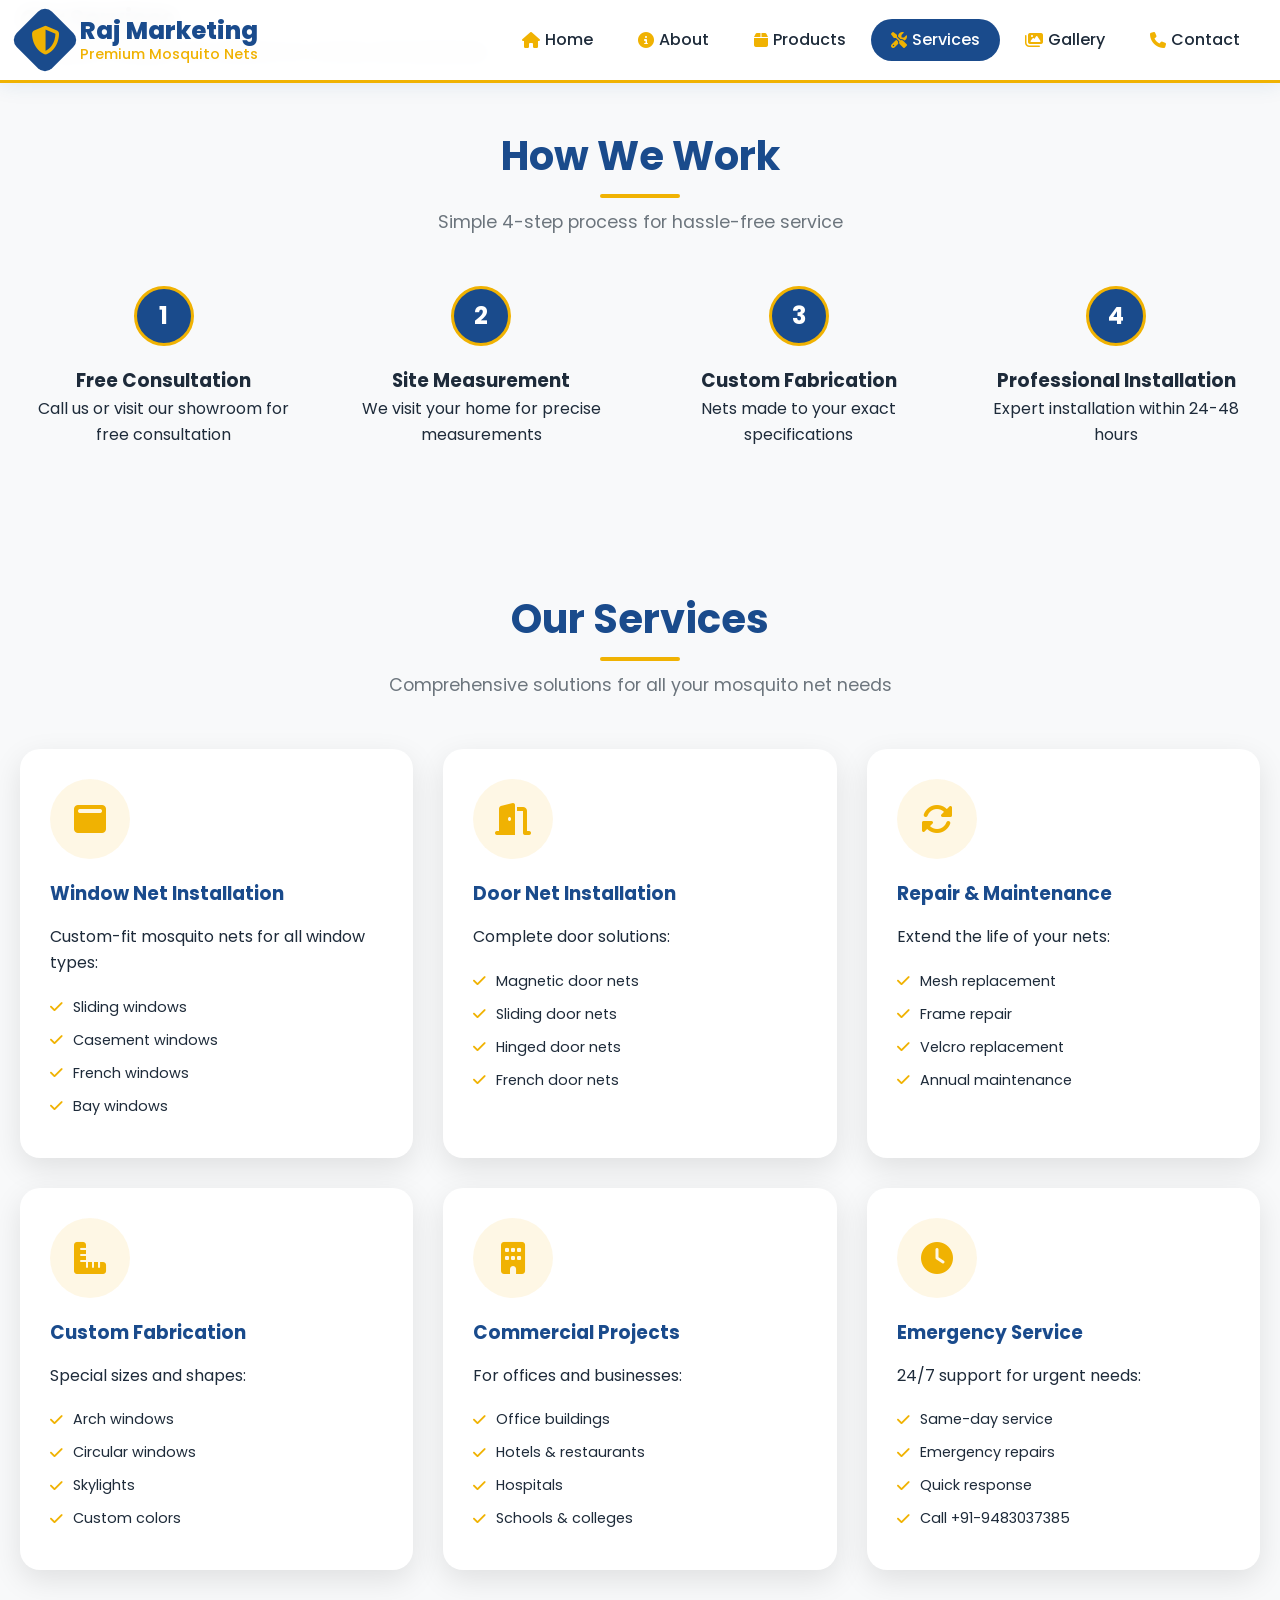
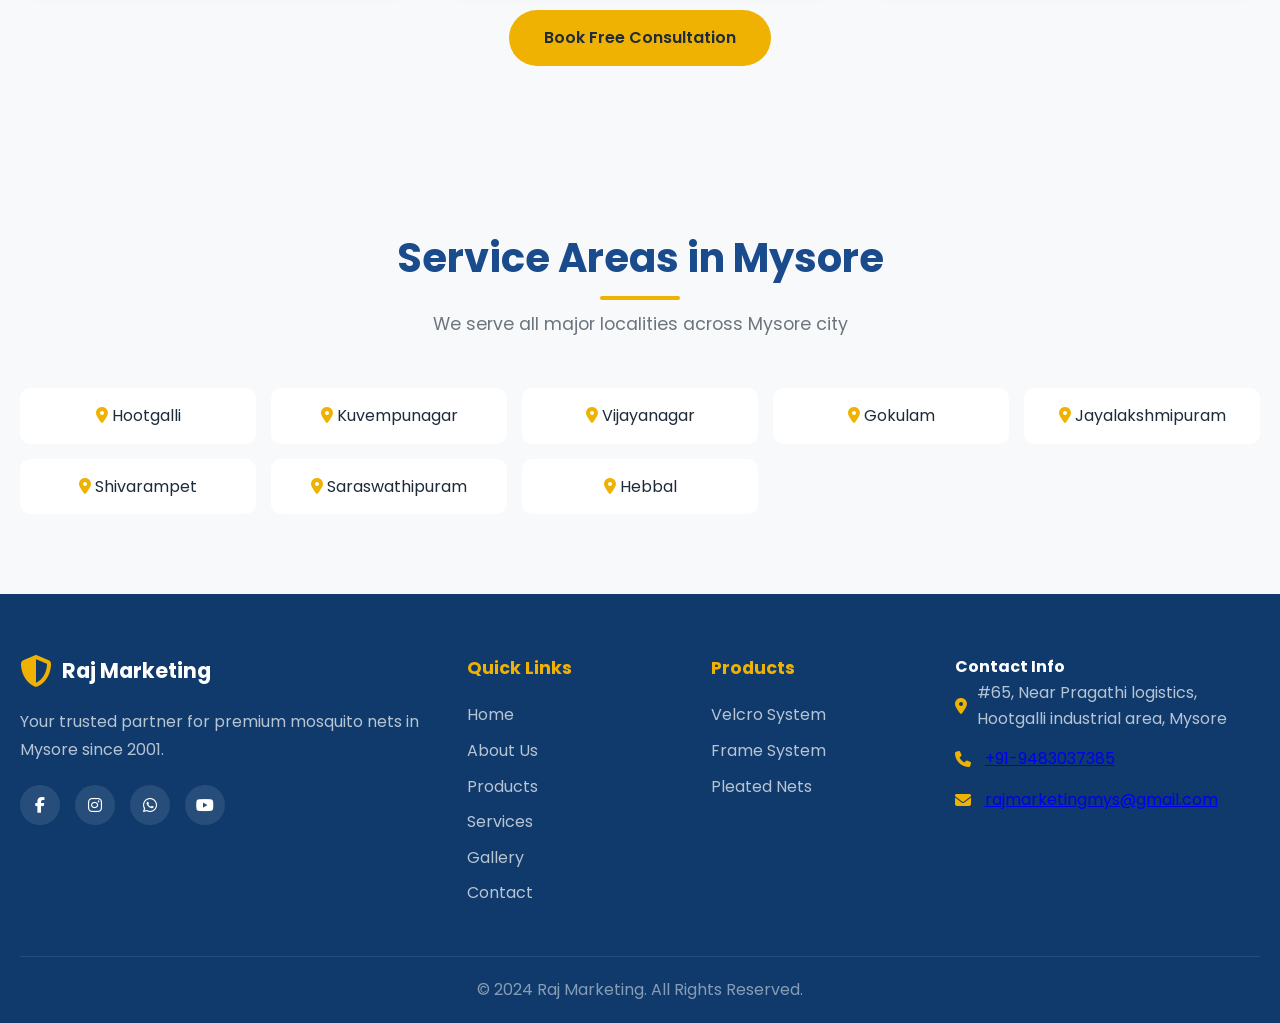
<file: pages/services.html>
<!DOCTYPE html>
<html lang="en">
<head>
  <meta charset="UTF-8">
  <meta name="viewport" content="width=device-width, initial-scale=1.0">
  <title>Our Services - Raj Marketing Mysore</title>
  
  <link href="https://fonts.googleapis.com/css2?family=Poppins:wght@300;400;500;600;700;800&display=swap" rel="stylesheet">
  <link rel="stylesheet" href="https://cdnjs.cloudflare.com/ajax/libs/font-awesome/6.4.0/css/all.min.css">
  <link rel="stylesheet" href="../assets/css/style.css">
  
  <style>
    .service-process {
      padding: 60px 0;
      background: var(--light-gray);
    }
    
    .process-steps {
      display: grid;
      grid-template-columns: repeat(4, 1fr);
      gap: 30px;
      margin-top: 40px;
    }
    
    .step {
      text-align: center;
      position: relative;
    }
    
    .step-number {
      width: 60px;
      height: 60px;
      background: var(--primary-blue);
      color: var(--white);
      border-radius: 50%;
      display: flex;
      align-items: center;
      justify-content: center;
      font-size: 1.5rem;
      font-weight: 700;
      margin: 0 auto 20px;
      border: 3px solid var(--secondary-yellow);
    }
    
    .service-grid {
      display: grid;
      grid-template-columns: repeat(auto-fit, minmax(300px, 1fr));
      gap: 30px;
      margin-top: 40px;
    }
    
    .service-card {
      background: var(--white);
      padding: 30px;
      border-radius: 20px;
      box-shadow: 0 10px 30px rgba(0,0,0,0.1);
      transition: all 0.3s;
    }
    
    .service-card:hover {
      transform: translateY(-10px);
      box-shadow: 0 20px 40px rgba(26,75,140,0.2);
    }
    
    .service-icon {
      width: 80px;
      height: 80px;
      background: rgba(240, 178, 2, 0.1);
      border-radius: 50%;
      display: flex;
      align-items: center;
      justify-content: center;
      margin-bottom: 20px;
      font-size: 2rem;
      color: var(--secondary-yellow);
    }
    
    .service-card h3 {
      color: var(--primary-blue);
      margin-bottom: 15px;
    }
    
    .service-features {
      list-style: none;
      margin-top: 20px;
    }
    
    .service-features li {
      display: flex;
      align-items: center;
      gap: 10px;
      margin-bottom: 10px;
      font-size: 0.9rem;
    }
    
    .service-features i {
      color: var(--secondary-yellow);
    }
    
    @media (max-width: 768px) {
      .process-steps {
        grid-template-columns: 1fr;
      }
    }
  </style>
</head>
<body>
  <header class="header">
    <div class="container">
      <nav class="navbar">
        <a href="../index.html" class="logo">
          <div class="logo-icon">
            <i class="fas fa-shield-alt"></i>
          </div>
          <div class="logo-text">
            Raj Marketing <span>Premium Mosquito Nets</span>
          </div>
        </a>

        <ul class="nav-menu">
          <li><a href="../index.html"><i class="fas fa-home"></i> Home</a></li>
          <li><a href="about.html"><i class="fas fa-info-circle"></i> About</a></li>
          <li><a href="products.html"><i class="fas fa-box"></i> Products</a></li>
          <li><a href="services.html" class="active"><i class="fas fa-tools"></i> Services</a></li>
          <li><a href="gallery.html"><i class="fas fa-images"></i> Gallery</a></li>
          <li><a href="contact.html"><i class="fas fa-phone"></i> Contact</a></li>
        </ul>

        <div class="nav-toggle" id="navToggle">
          <i class="fas fa-bars"></i>
        </div>
      </nav>
    </div>
  </header>

  <section class="page-header">
    <div class="container">
      <h1>Our Services</h1>
      <p>Complete mosquito net solutions for homes and businesses</p>
    </div>
  </section>

  <!-- Service Process -->
  <section class="service-process">
    <div class="container">
      <div class="section-header">
        <h2>How We Work</h2>
        <p>Simple 4-step process for hassle-free service</p>
      </div>

      <div class="process-steps">
        <div class="step">
          <div class="step-number">1</div>
          <h3>Free Consultation</h3>
          <p>Call us or visit our showroom for free consultation</p>
        </div>
        <div class="step">
          <div class="step-number">2</div>
          <h3>Site Measurement</h3>
          <p>We visit your home for precise measurements</p>
        </div>
        <div class="step">
          <div class="step-number">3</div>
          <h3>Custom Fabrication</h3>
          <p>Nets made to your exact specifications</p>
        </div>
        <div class="step">
          <div class="step-number">4</div>
          <h3>Professional Installation</h3>
          <p>Expert installation within 24-48 hours</p>
        </div>
      </div>
    </div>
  </section>

  <!-- Services Grid -->
  <section class="products">
    <div class="container">
      <div class="section-header">
        <h2>Our Services</h2>
        <p>Comprehensive solutions for all your mosquito net needs</p>
      </div>

      <div class="service-grid">
        <div class="service-card">
          <div class="service-icon">
            <i class="fas fa-window-maximize"></i>
          </div>
          <h3>Window Net Installation</h3>
          <p>Custom-fit mosquito nets for all window types:</p>
          <ul class="service-features">
            <li><i class="fas fa-check"></i> Sliding windows</li>
            <li><i class="fas fa-check"></i> Casement windows</li>
            <li><i class="fas fa-check"></i> French windows</li>
            <li><i class="fas fa-check"></i> Bay windows</li>
          </ul>
        </div>

        <div class="service-card">
          <div class="service-icon">
            <i class="fas fa-door-open"></i>
          </div>
          <h3>Door Net Installation</h3>
          <p>Complete door solutions:</p>
          <ul class="service-features">
            <li><i class="fas fa-check"></i> Magnetic door nets</li>
            <li><i class="fas fa-check"></i> Sliding door nets</li>
            <li><i class="fas fa-check"></i> Hinged door nets</li>
            <li><i class="fas fa-check"></i> French door nets</li>
          </ul>
        </div>

        <div class="service-card">
          <div class="service-icon">
            <i class="fas fa-sync-alt"></i>
          </div>
          <h3>Repair & Maintenance</h3>
          <p>Extend the life of your nets:</p>
          <ul class="service-features">
            <li><i class="fas fa-check"></i> Mesh replacement</li>
            <li><i class="fas fa-check"></i> Frame repair</li>
            <li><i class="fas fa-check"></i> Velcro replacement</li>
            <li><i class="fas fa-check"></i> Annual maintenance</li>
          </ul>
        </div>

        <div class="service-card">
          <div class="service-icon">
            <i class="fas fa-ruler-combined"></i>
          </div>
          <h3>Custom Fabrication</h3>
          <p>Special sizes and shapes:</p>
          <ul class="service-features">
            <li><i class="fas fa-check"></i> Arch windows</li>
            <li><i class="fas fa-check"></i> Circular windows</li>
            <li><i class="fas fa-check"></i> Skylights</li>
            <li><i class="fas fa-check"></i> Custom colors</li>
          </ul>
        </div>

        <div class="service-card">
          <div class="service-icon">
            <i class="fas fa-building"></i>
          </div>
          <h3>Commercial Projects</h3>
          <p>For offices and businesses:</p>
          <ul class="service-features">
            <li><i class="fas fa-check"></i> Office buildings</li>
            <li><i class="fas fa-check"></i> Hotels & restaurants</li>
            <li><i class="fas fa-check"></i> Hospitals</li>
            <li><i class="fas fa-check"></i> Schools & colleges</li>
          </ul>
        </div>

        <div class="service-card">
          <div class="service-icon">
            <i class="fas fa-clock"></i>
          </div>
          <h3>Emergency Service</h3>
          <p>24/7 support for urgent needs:</p>
          <ul class="service-features">
            <li><i class="fas fa-check"></i> Same-day service</li>
            <li><i class="fas fa-check"></i> Emergency repairs</li>
            <li><i class="fas fa-check"></i> Quick response</li>
            <li><i class="fas fa-check"></i> Call +91-9483037385</li>
          </ul>
        </div>
      </div>

      <div style="text-align: center; margin-top: 40px;">
        <a href="contact.html" class="btn btn-primary">Book Free Consultation</a>
      </div>
    </div>
  </section>

  <!-- Service Areas -->
  <section class="about" style="background: var(--light-gray);">
    <div class="container">
      <div class="section-header">
        <h2>Service Areas in Mysore</h2>
        <p>We serve all major localities across Mysore city</p>
      </div>

      <div style="display: grid; grid-template-columns: repeat(auto-fit, minmax(200px, 1fr)); gap: 15px;">
        <div style="background: var(--white); padding: 15px; border-radius: 10px; text-align: center;">
          <i class="fas fa-map-marker-alt" style="color: var(--secondary-yellow);"></i> Hootgalli
        </div>
        <div style="background: var(--white); padding: 15px; border-radius: 10px; text-align: center;">
          <i class="fas fa-map-marker-alt" style="color: var(--secondary-yellow);"></i> Kuvempunagar
        </div>
        <div style="background: var(--white); padding: 15px; border-radius: 10px; text-align: center;">
          <i class="fas fa-map-marker-alt" style="color: var(--secondary-yellow);"></i> Vijayanagar
        </div>
        <div style="background: var(--white); padding: 15px; border-radius: 10px; text-align: center;">
          <i class="fas fa-map-marker-alt" style="color: var(--secondary-yellow);"></i> Gokulam
        </div>
        <div style="background: var(--white); padding: 15px; border-radius: 10px; text-align: center;">
          <i class="fas fa-map-marker-alt" style="color: var(--secondary-yellow);"></i> Jayalakshmipuram
        </div>
        <div style="background: var(--white); padding: 15px; border-radius: 10px; text-align: center;">
          <i class="fas fa-map-marker-alt" style="color: var(--secondary-yellow);"></i> Shivarampet
        </div>
        <div style="background: var(--white); padding: 15px; border-radius: 10px; text-align: center;">
          <i class="fas fa-map-marker-alt" style="color: var(--secondary-yellow);"></i> Saraswathipuram
        </div>
        <div style="background: var(--white); padding: 15px; border-radius: 10px; text-align: center;">
          <i class="fas fa-map-marker-alt" style="color: var(--secondary-yellow);"></i> Hebbal
        </div>
      </div>
    </div>
  </section>

  <footer class="footer">
    <div class="container">
      <div class="footer-grid">
        <div class="footer-info">
          <div class="footer-logo">
            <i class="fas fa-shield-alt"></i>
            <span>Raj Marketing</span>
          </div>
          <p>Your trusted partner for premium mosquito nets in Mysore since 2001.</p>
          <div class="social-links">
            <a href="#"><i class="fab fa-facebook-f"></i></a>
            <a href="#"><i class="fab fa-instagram"></i></a>
            <a href="#"><i class="fab fa-whatsapp"></i></a>
            <a href="#"><i class="fab fa-youtube"></i></a>
          </div>
        </div>

        <div class="footer-links">
          <h4>Quick Links</h4>
          <ul>
            <li><a href="../index.html">Home</a></li>
            <li><a href="about.html">About Us</a></li>
            <li><a href="products.html">Products</a></li>
            <li><a href="services.html">Services</a></li>
            <li><a href="gallery.html">Gallery</a></li>
            <li><a href="contact.html">Contact</a></li>
          </ul>
        </div>

        <div class="footer-links">
          <h4>Products</h4>
          <ul>
            <li><a href="velcro-system.html">Velcro System</a></li>
            <li><a href="frame-system.html">Frame System</a></li>
            <li><a href="pleated-nets.html">Pleated Nets</a></li>
          </ul>
        </div>

        <div class="footer-contact">
          <h4>Contact Info</h4>
          <p><i class="fas fa-map-marker-alt"></i> #65, Near Pragathi logistics, Hootgalli industrial area, Mysore</p>
          <p><i class="fas fa-phone"></i> <a href="tel:+919483037385">+91-9483037385</a></p>
          <p><i class="fas fa-envelope"></i> <a href="mailto:rajmarketingmys@gmail.com">rajmarketingmys@gmail.com</a></p>
        </div>
      </div>

      <div class="footer-bottom">
        <p>&copy; 2024 Raj Marketing. All Rights Reserved.</p>
      </div>
    </div>
  </footer>

  <script>
    document.getElementById('navToggle').addEventListener('click', function() {
      const menu = document.querySelector('.nav-menu');
      menu.style.display = menu.style.display === 'flex' ? 'none' : 'flex';
    });
  </script>
</body>
</html>
</file>
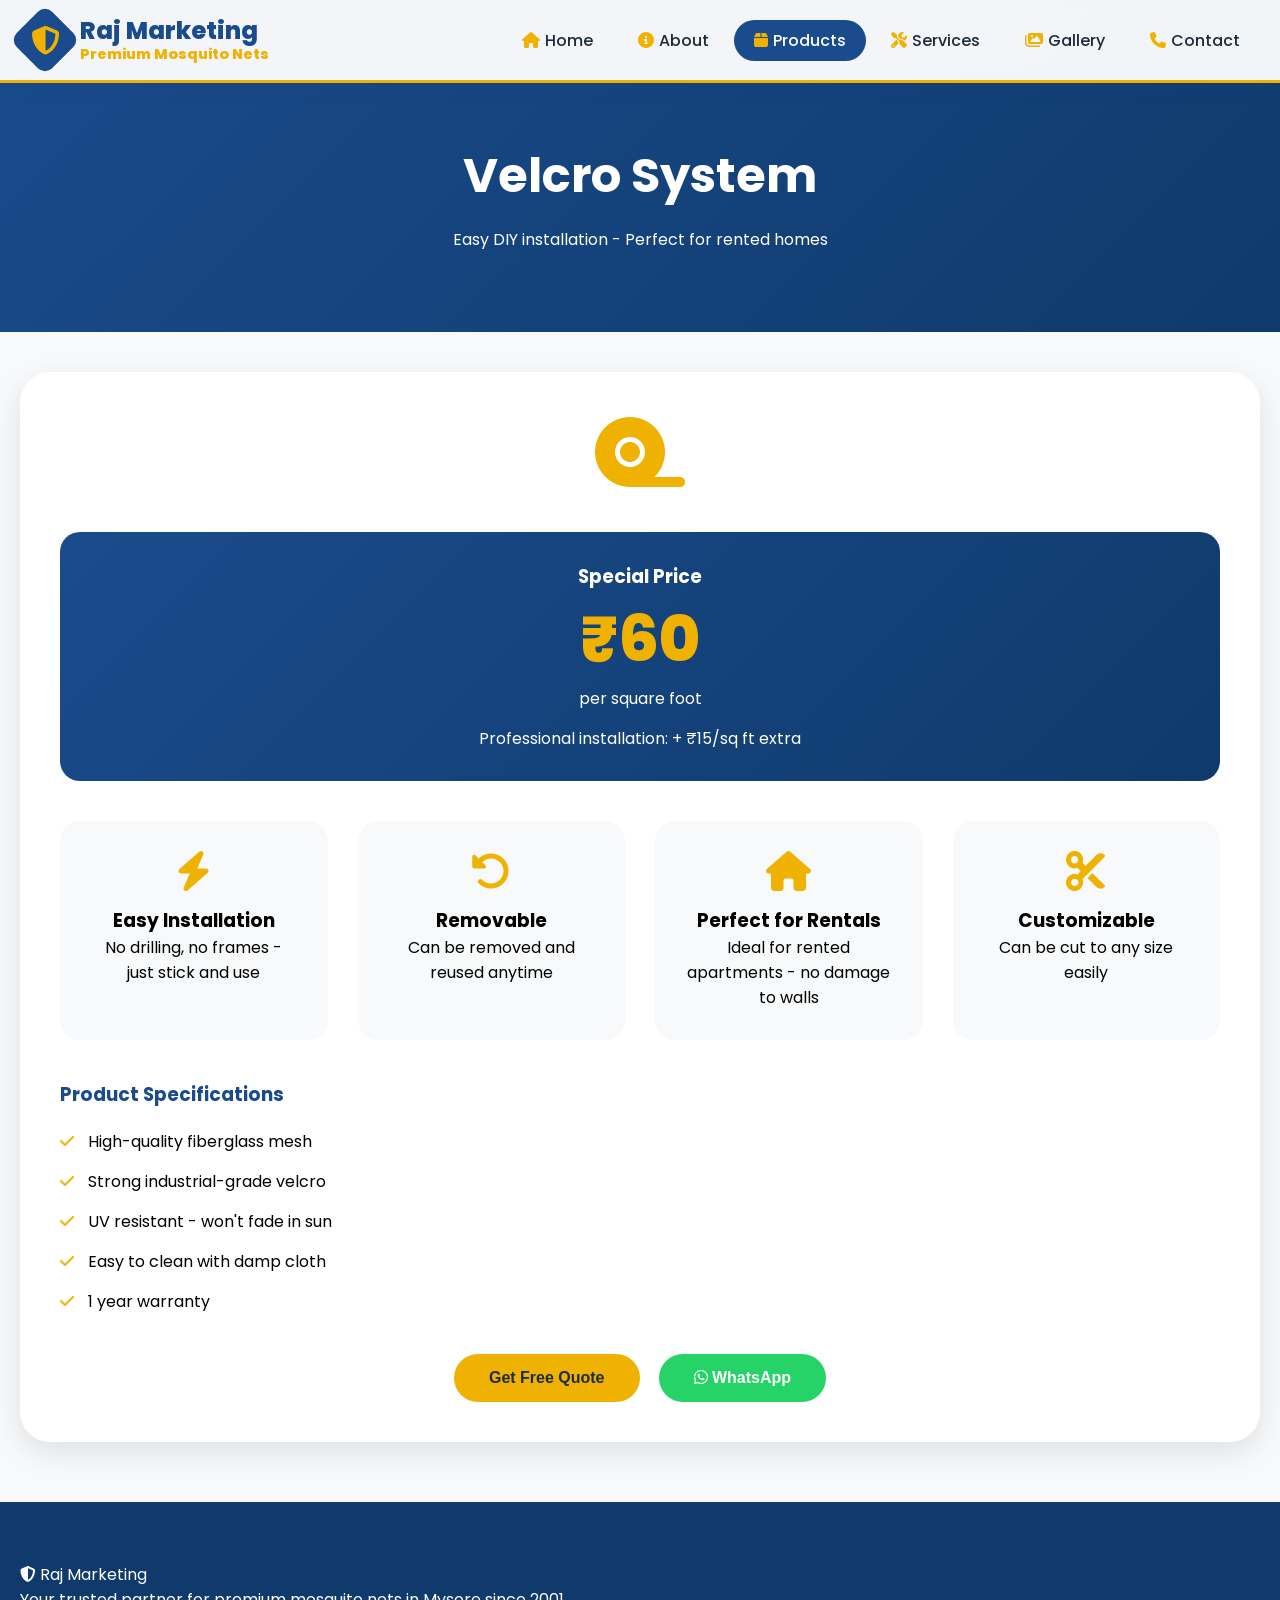
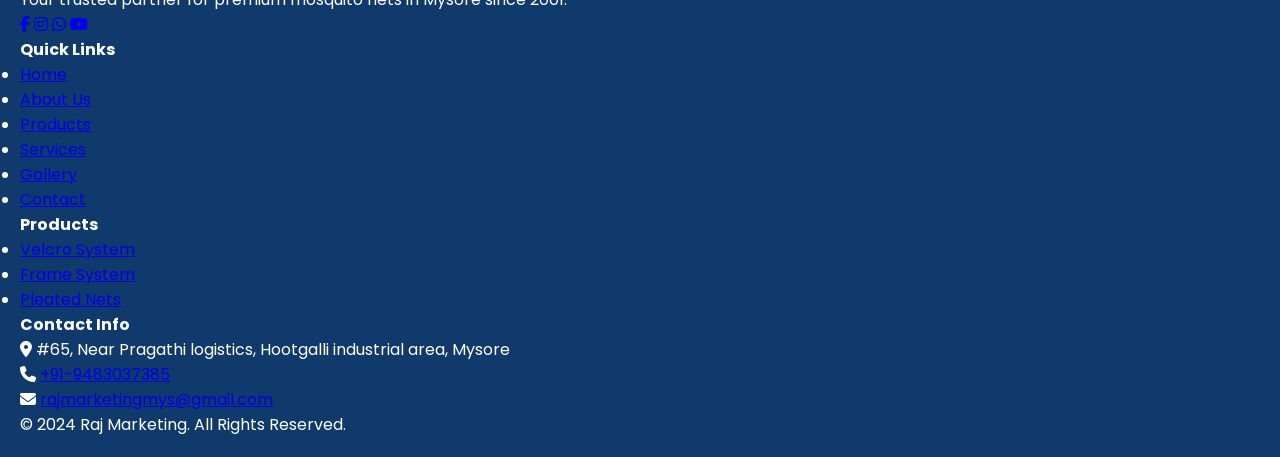
<file: pages/Velcro-system.html>
<!DOCTYPE html>
<html lang="en">
<head>
  <meta charset="UTF-8">
  <meta name="viewport" content="width=device-width, initial-scale=1.0">
  <title>Velcro System - Raj Marketing Mysore | Easy Install Mosquito Nets</title>
  
  <link href="https://fonts.googleapis.com/css2?family=Poppins:wght@300;400;500;600;700;800&display=swap" rel="stylesheet">
  <link rel="stylesheet" href="https://cdnjs.cloudflare.com/ajax/libs/font-awesome/6.4.0/css/all.min.css">
  
  <style>
    /* Same styles as frame-system.html with adjustments */
    * {
      margin: 0;
      padding: 0;
      box-sizing: border-box;
    }

    :root {
      --primary-blue: #1a4b8c;
      --primary-dark: #0f3a6b;
      --secondary-yellow: #f0b202;
      --white: #ffffff;
      --dark: #1e2b3a;
    }

    body {
      font-family: 'Poppins', sans-serif;
      background: #f8f9fa;
    }

    .container {
      max-width: 1400px;
      margin: 0 auto;
      padding: 0 20px;
    }

    /* Header styles same as previous */
    .header {
      position: fixed;
      top: 0;
      left: 0;
      width: 100%;
      background: rgba(255, 255, 255, 0.95);
      backdrop-filter: blur(10px);
      box-shadow: 0 2px 20px rgba(26, 75, 140, 0.1);
      z-index: 1000;
      border-bottom: 3px solid var(--secondary-yellow);
    }

    .navbar {
      display: flex;
      align-items: center;
      justify-content: space-between;
      height: 80px;
    }

    .logo {
      display: flex;
      align-items: center;
      gap: 10px;
      text-decoration: none;
    }

    .logo-icon {
      width: 50px;
      height: 50px;
      background: var(--primary-blue);
      border-radius: 10px;
      display: flex;
      align-items: center;
      justify-content: center;
      color: var(--secondary-yellow);
      font-size: 1.8rem;
      transform: rotate(45deg);
    }

    .logo-icon i {
      transform: rotate(-45deg);
    }

    .logo-text {
      font-size: 1.5rem;
      font-weight: 800;
      color: var(--primary-blue);
      line-height: 1.2;
    }

    .logo-text span {
      color: var(--secondary-yellow);
      font-size: 0.9rem;
      display: block;
    }

    .nav-menu {
      display: flex;
      align-items: center;
      gap: 5px;
      list-style: none;
    }

    .nav-menu a {
      display: flex;
      align-items: center;
      gap: 5px;
      padding: 8px 20px;
      color: var(--dark);
      text-decoration: none;
      font-weight: 500;
      border-radius: 30px;
      transition: all 0.3s;
    }

    .nav-menu a:hover,
    .nav-menu a.active {
      background: var(--primary-blue);
      color: var(--white);
    }

    .nav-menu a i {
      color: var(--secondary-yellow);
    }

    .nav-toggle {
      display: none;
      font-size: 1.8rem;
      color: var(--primary-blue);
      cursor: pointer;
    }

    .page-header {
      background: linear-gradient(135deg, var(--primary-blue), var(--primary-dark));
      color: var(--white);
      padding: 140px 0 80px;
      text-align: center;
    }

    .page-header h1 {
      font-size: 3rem;
      margin-bottom: 15px;
    }

    .product-detail {
      background: var(--white);
      border-radius: 30px;
      padding: 40px;
      margin: 40px 0;
      box-shadow: 0 10px 30px rgba(0,0,0,0.1);
    }

    .price-box {
      background: linear-gradient(135deg, var(--primary-blue), var(--primary-dark));
      color: var(--white);
      padding: 30px;
      border-radius: 20px;
      margin: 30px 0;
      text-align: center;
    }

    .price-tag {
      font-size: 4rem;
      font-weight: 800;
      color: var(--secondary-yellow);
    }

    .feature-grid {
      display: grid;
      grid-template-columns: repeat(auto-fit, minmax(250px, 1fr));
      gap: 30px;
      margin: 40px 0;
    }

    .feature-item {
      text-align: center;
      padding: 30px;
      background: #f8f9fa;
      border-radius: 20px;
    }

    .feature-item i {
      font-size: 2.5rem;
      color: var(--secondary-yellow);
      margin-bottom: 15px;
    }

    .btn {
      padding: 15px 35px;
      border: none;
      border-radius: 50px;
      font-weight: 600;
      cursor: pointer;
      font-size: 1rem;
    }

    .btn-primary {
      background: var(--secondary-yellow);
      color: var(--dark);
    }

    .btn-whatsapp {
      background: #25D366;
      color: var(--white);
    }

    .footer {
      background: var(--primary-dark);
      color: var(--white);
      padding: 60px 0 20px;
      margin-top: 60px;
    }

    @media (max-width: 768px) {
      .nav-menu {
        display: none;
      }
      .nav-toggle {
        display: block;
      }
    }
  </style>
</head>
<body>
  <header class="header">
    <div class="container">
      <nav class="navbar">
        <a href="../index.html" class="logo">
          <div class="logo-icon">
            <i class="fas fa-shield-alt"></i>
          </div>
          <div class="logo-text">
            Raj Marketing <span>Premium Mosquito Nets</span>
          </div>
        </a>

        <ul class="nav-menu">
          <li><a href="../index.html"><i class="fas fa-home"></i> Home</a></li>
          <li><a href="about.html"><i class="fas fa-info-circle"></i> About</a></li>
          <li><a href="products.html" class="active"><i class="fas fa-box"></i> Products</a></li>
          <li><a href="services.html"><i class="fas fa-tools"></i> Services</a></li>
          <li><a href="gallery.html"><i class="fas fa-images"></i> Gallery</a></li>
          <li><a href="contact.html"><i class="fas fa-phone"></i> Contact</a></li>
        </ul>

        <div class="nav-toggle" id="navToggle">
          <i class="fas fa-bars"></i>
        </div>
      </nav>
    </div>
  </header>

  <section class="page-header">
    <div class="container">
      <h1>Velcro System</h1>
      <p>Easy DIY installation - Perfect for rented homes</p>
    </div>
  </section>

  <div class="container">
    <div class="product-detail">
      <div style="text-align: center; margin-bottom: 40px;">
        <i class="fas fa-tape" style="font-size: 5rem; color: var(--secondary-yellow);"></i>
      </div>

      <div class="price-box">
        <h3>Special Price</h3>
        <div class="price-tag">₹60</div>
        <p>per square foot</p>
        <p style="margin-top: 15px;">Professional installation: + ₹15/sq ft extra</p>
      </div>

      <div class="feature-grid">
        <div class="feature-item">
          <i class="fas fa-bolt"></i>
          <h3>Easy Installation</h3>
          <p>No drilling, no frames - just stick and use</p>
        </div>
        <div class="feature-item">
          <i class="fas fa-undo-alt"></i>
          <h3>Removable</h3>
          <p>Can be removed and reused anytime</p>
        </div>
        <div class="feature-item">
          <i class="fas fa-home"></i>
          <h3>Perfect for Rentals</h3>
          <p>Ideal for rented apartments - no damage to walls</p>
        </div>
        <div class="feature-item">
          <i class="fas fa-scissors"></i>
          <h3>Customizable</h3>
          <p>Can be cut to any size easily</p>
        </div>
      </div>

      <h3 style="color: var(--primary-blue); margin: 30px 0 20px;">Product Specifications</h3>
      <ul style="list-style: none;">
        <li style="margin-bottom: 15px;"><i class="fas fa-check" style="color: var(--secondary-yellow); margin-right: 10px;"></i> High-quality fiberglass mesh</li>
        <li style="margin-bottom: 15px;"><i class="fas fa-check" style="color: var(--secondary-yellow); margin-right: 10px;"></i> Strong industrial-grade velcro</li>
        <li style="margin-bottom: 15px;"><i class="fas fa-check" style="color: var(--secondary-yellow); margin-right: 10px;"></i> UV resistant - won't fade in sun</li>
        <li style="margin-bottom: 15px;"><i class="fas fa-check" style="color: var(--secondary-yellow); margin-right: 10px;"></i> Easy to clean with damp cloth</li>
        <li style="margin-bottom: 15px;"><i class="fas fa-check" style="color: var(--secondary-yellow); margin-right: 10px;"></i> 1 year warranty</li>
      </ul>

      <div style="text-align: center; margin-top: 40px;">
        <button class="btn btn-primary" onclick="window.location.href='contact.html'">Get Free Quote</button>
        <button class="btn btn-whatsapp" onclick="window.open('https://wa.me/919483037385','_blank')" style="margin-left: 15px;">
          <i class="fab fa-whatsapp"></i> WhatsApp
        </button>
      </div>
    </div>
  </div>

  <footer class="footer">
    <div class="container">
      <div class="footer-grid">
        <div class="footer-info">
          <div class="footer-logo">
            <i class="fas fa-shield-alt"></i>
            <span>Raj Marketing</span>
          </div>
          <p>Your trusted partner for premium mosquito nets in Mysore since 2001.</p>
          <div class="social-links">
            <a href="#"><i class="fab fa-facebook-f"></i></a>
            <a href="#"><i class="fab fa-instagram"></i></a>
            <a href="#"><i class="fab fa-whatsapp"></i></a>
            <a href="#"><i class="fab fa-youtube"></i></a>
          </div>
        </div>

        <div class="footer-links">
          <h4>Quick Links</h4>
          <ul>
            <li><a href="../index.html">Home</a></li>
            <li><a href="about.html">About Us</a></li>
            <li><a href="products.html">Products</a></li>
            <li><a href="services.html">Services</a></li>
            <li><a href="gallery.html">Gallery</a></li>
            <li><a href="contact.html">Contact</a></li>
          </ul>
        </div>

        <div class="footer-links">
          <h4>Products</h4>
          <ul>
            <li><a href="velcro-system.html">Velcro System</a></li>
            <li><a href="frame-system.html">Frame System</a></li>
            <li><a href="pleated-nets.html">Pleated Nets</a></li>
          </ul>
        </div>

        <div class="footer-contact">
          <h4>Contact Info</h4>
          <p><i class="fas fa-map-marker-alt"></i> #65, Near Pragathi logistics, Hootgalli industrial area, Mysore</p>
          <p><i class="fas fa-phone"></i> <a href="tel:+919483037385">+91-9483037385</a></p>
          <p><i class="fas fa-envelope"></i> <a href="mailto:rajmarketingmys@gmail.com">rajmarketingmys@gmail.com</a></p>
        </div>
      </div>

      <div class="footer-bottom">
        <p>&copy; 2024 Raj Marketing. All Rights Reserved.</p>
      </div>
    </div>
  </footer>

  <script>
    document.getElementById('navToggle').addEventListener('click', function() {
      const menu = document.querySelector('.nav-menu');
      menu.style.display = menu.style.display === 'flex' ? 'none' : 'flex';
    });
  </script>
</body>
    </html>
</file>
<file: assets/css/style.css>
/* ===== RESET & BASE ===== */
* {
  margin: 0;
  padding: 0;
  box-sizing: border-box;
}

:root {
  --primary-blue: #1a4b8c;
  --primary-dark: #0f3a6b;
  --primary-light: #2d6ab3;
  --secondary-yellow: #f0b202;
  --secondary-dark: #d49b02;
  --secondary-light: #ffd966;
  --white: #ffffff;
  --dark: #1e2b3a;
  --gray: #6c757d;
  --light-gray: #f8f9fa;
  --border-color: #e9ecef;
}

body {
  font-family: 'Poppins', sans-serif;
  color: var(--dark);
  line-height: 1.6;
  overflow-x: hidden;
}

.container {
  max-width: 1400px;
  margin: 0 auto;
  padding: 0 20px;
}

/* ===== LOADING PAGE ===== */
.loading-page {
  position: fixed;
  top: 0;
  left: 0;
  width: 100%;
  height: 100vh;
  background: linear-gradient(135deg, var(--primary-blue), var(--primary-dark));
  z-index: 9999;
  display: flex;
  align-items: center;
  justify-content: center;
  transition: all 0.8s ease;
}

.loading-page.hidden {
  opacity: 0;
  visibility: hidden;
}

.loader-content {
  text-align: center;
  animation: fadeInScale 1.2s ease;
}

.loader-logo {
  width: 120px;
  height: 120px;
  background: rgba(255, 255, 255, 0.15);
  border-radius: 50%;
  display: flex;
  align-items: center;
  justify-content: center;
  margin: 0 auto 25px;
  font-size: 3.5rem;
  color: var(--secondary-yellow);
  border: 3px solid var(--secondary-yellow);
  box-shadow: 0 0 30px rgba(240, 178, 2, 0.5);
  animation: rotateLogo 2s linear infinite;
}

.loader-title {
  font-size: 2.8rem;
  font-weight: 800;
  color: var(--white);
  margin-bottom: 10px;
  letter-spacing: 2px;
  text-shadow: 2px 2px 4px rgba(0,0,0,0.3);
}

.loader-subtitle {
  font-size: 1.2rem;
  color: var(--secondary-yellow);
  margin-bottom: 30px;
  font-weight: 500;
}

.loader-progress-container {
  width: 350px;
  height: 8px;
  background: rgba(255, 255, 255, 0.2);
  border-radius: 10px;
  margin: 0 auto;
  overflow: hidden;
  position: relative;
}

.loader-progress-bar {
  width: 0%;
  height: 100%;
  background: linear-gradient(90deg, var(--secondary-yellow), #ffd700);
  border-radius: 10px;
  animation: progressLoad 2s ease-in-out forwards;
  position: relative;
}

.loader-progress-bar::after {
  content: '';
  position: absolute;
  top: 0;
  left: 0;
  right: 0;
  bottom: 0;
  background: linear-gradient(90deg, transparent, rgba(255,255,255,0.4), transparent);
  animation: shimmer 1.5s infinite;
}

.loader-percentage {
  margin-top: 15px;
  color: var(--white);
  font-size: 1.1rem;
  font-weight: 600;
}

.loader-shapes {
  position: absolute;
  width: 100%;
  height: 100%;
  top: 0;
  left: 0;
  pointer-events: none;
}

.shape {
  position: absolute;
  background: rgba(240, 178, 2, 0.1);
  border-radius: 50%;
  animation: floatShape 8s infinite;
}

.shape1 {
  width: 100px;
  height: 100px;
  top: 10%;
  left: 10%;
  animation-delay: 0s;
}

.shape2 {
  width: 150px;
  height: 150px;
  bottom: 10%;
  right: 10%;
  animation-delay: 2s;
}

.shape3 {
  width: 80px;
  height: 80px;
  top: 20%;
  right: 20%;
  animation-delay: 4s;
}

@keyframes fadeInScale {
  0% { opacity: 0; transform: scale(0.8); }
  100% { opacity: 1; transform: scale(1); }
}

@keyframes rotateLogo {
  0% { transform: rotate(0deg); }
  100% { transform: rotate(360deg); }
}

@keyframes progressLoad {
  0% { width: 0%; }
  20% { width: 20%; }
  40% { width: 40%; }
  60% { width: 60%; }
  80% { width: 80%; }
  100% { width: 100%; }
}

@keyframes shimmer {
  0% { transform: translateX(-100%); }
  100% { transform: translateX(100%); }
}

@keyframes floatShape {
  0%, 100% { transform: translate(0, 0) rotate(0deg); }
  25% { transform: translate(50px, -30px) rotate(90deg); }
  50% { transform: translate(100px, 0) rotate(180deg); }
  75% { transform: translate(50px, 30px) rotate(270deg); }
}

/* ===== HEADER ===== */
.header {
  position: fixed;
  top: 0;
  left: 0;
  width: 100%;
  background: rgba(255, 255, 255, 0.95);
  backdrop-filter: blur(10px);
  box-shadow: 0 2px 20px rgba(26, 75, 140, 0.1);
  z-index: 1000;
  border-bottom: 3px solid var(--secondary-yellow);
}

.navbar {
  display: flex;
  align-items: center;
  justify-content: space-between;
  height: 80px;
}

.logo {
  display: flex;
  align-items: center;
  gap: 10px;
  text-decoration: none;
}

.logo-icon {
  width: 50px;
  height: 50px;
  background: var(--primary-blue);
  border-radius: 10px;
  display: flex;
  align-items: center;
  justify-content: center;
  color: var(--secondary-yellow);
  font-size: 1.8rem;
  transform: rotate(45deg);
  transition: all 0.3s;
}

.logo-icon i {
  transform: rotate(-45deg);
}

.logo-text {
  font-size: 1.5rem;
  font-weight: 800;
  color: var(--primary-blue);
  line-height: 1.2;
}

.logo-text span {
  color: var(--secondary-yellow);
  font-size: 0.9rem;
  display: block;
  font-weight: 500;
}

.nav-menu {
  display: flex;
  align-items: center;
  gap: 5px;
  list-style: none;
}

.nav-menu a {
  display: flex;
  align-items: center;
  gap: 5px;
  padding: 8px 20px;
  color: var(--dark);
  text-decoration: none;
  font-weight: 500;
  border-radius: 30px;
  transition: all 0.3s;
}

.nav-menu a:hover,
.nav-menu a.active {
  background: var(--primary-blue);
  color: var(--white);
}

.nav-menu a i {
  color: var(--secondary-yellow);
}

.nav-toggle {
  display: none;
  font-size: 1.8rem;
  color: var(--primary-blue);
  cursor: pointer;
}

/* ===== HERO SECTION ===== */
.hero {
  min-height: 100vh;
  display: flex;
  align-items: center;
  background: linear-gradient(135deg, var(--primary-blue) 0%, var(--primary-dark) 100%);
  color: var(--white);
  padding-top: 80px;
  position: relative;
  overflow: hidden;
}

.hero-pattern {
  position: absolute;
  top: 0;
  left: 0;
  width: 100%;
  height: 100%;
  background-image: radial-gradient(circle at 30% 50%, rgba(240, 178, 2, 0.1) 0%, transparent 30%);
  pointer-events: none;
}

.hero-content {
  position: relative;
  z-index: 2;
  max-width: 700px;
}

.hero-badge {
  display: inline-block;
  background: rgba(240, 178, 2, 0.2);
  padding: 10px 25px;
  border-radius: 50px;
  font-size: 1rem;
  margin-bottom: 20px;
  border: 1px solid var(--secondary-yellow);
}

.hero-title {
  font-size: clamp(2.5rem, 6vw, 4rem);
  font-weight: 800;
  margin-bottom: 20px;
  line-height: 1.2;
}

.hero-title span {
  color: var(--secondary-yellow);
  position: relative;
  display: inline-block;
}

.hero-title span::after {
  content: '';
  position: absolute;
  bottom: 5px;
  left: 0;
  width: 100%;
  height: 8px;
  background: rgba(240, 178, 2, 0.3);
  z-index: -1;
}

.hero-text {
  font-size: 1.2rem;
  margin-bottom: 30px;
  opacity: 0.9;
}

.hero-buttons {
  display: flex;
  gap: 15px;
  margin-bottom: 40px;
  flex-wrap: wrap;
}

.btn {
  display: inline-block;
  padding: 15px 35px;
  border-radius: 50px;
  font-weight: 600;
  text-decoration: none;
  transition: all 0.3s;
  border: none;
  cursor: pointer;
  font-size: 1rem;
}

.btn-primary {
  background: var(--secondary-yellow);
  color: var(--dark);
}

.btn-primary:hover {
  background: var(--secondary-dark);
  transform: translateY(-3px);
  box-shadow: 0 10px 30px rgba(240, 178, 2, 0.3);
}

.btn-outline {
  border: 2px solid var(--white);
  color: var(--white);
  background: transparent;
}

.btn-outline:hover {
  background: var(--white);
  color: var(--primary-blue);
  transform: translateY(-3px);
}

.hero-stats {
  display: flex;
  gap: 30px;
  flex-wrap: wrap;
}

.stat-item {
  display: flex;
  flex-direction: column;
}

.stat-number {
  font-size: 2rem;
  font-weight: 800;
  color: var(--secondary-yellow);
}

.stat-label {
  font-size: 0.9rem;
  opacity: 0.9;
}

.hero-image {
  position: relative;
  z-index: 2;
}

.hero-image img {
  max-width: 100%;
  animation: float 6s ease-in-out infinite;
  filter: drop-shadow(0 20px 40px rgba(0,0,0,0.3));
}

.floating-card {
  position: absolute;
  background: rgba(255, 255, 255, 0.1);
  backdrop-filter: blur(10px);
  padding: 15px 25px;
  border-radius: 50px;
  color: var(--white);
  display: flex;
  align-items: center;
  gap: 10px;
  border: 1px solid rgba(255, 255, 255, 0.2);
}

.floating-card i {
  color: var(--secondary-yellow);
}

.card-1 {
  top: 20%;
  left: -20px;
  animation: float 5s ease-in-out infinite;
}

.card-2 {
  bottom: 20%;
  right: -20px;
  animation: float 5s ease-in-out infinite 2s;
}

@keyframes float {
  0%, 100% { transform: translateY(0); }
  50% { transform: translateY(-20px); }
}

/* ===== COMPANY INFO BAR ===== */
.company-bar {
  background: var(--primary-dark);
  color: var(--white);
  padding: 15px 0;
  border-bottom: 3px solid var(--secondary-yellow);
}

.company-info-grid {
  display: flex;
  justify-content: space-between;
  align-items: center;
  flex-wrap: wrap;
  gap: 20px;
}

.info-item {
  display: flex;
  align-items: center;
  gap: 10px;
}

.info-item i {
  color: var(--secondary-yellow);
  font-size: 1.2rem;
}

.info-item span {
  font-size: 0.95rem;
}

.info-item a {
  color: var(--white);
  text-decoration: none;
}

.info-item a:hover {
  color: var(--secondary-yellow);
}

/* ===== PRODUCTS SECTION ===== */
.products {
  padding: 80px 0;
  background: var(--light-gray);
}

.section-header {
  text-align: center;
  max-width: 700px;
  margin: 0 auto 50px;
}

.section-header h2 {
  font-size: 2.5rem;
  color: var(--primary-blue);
  position: relative;
  display: inline-block;
  margin-bottom: 20px;
}

.section-header h2::after {
  content: '';
  position: absolute;
  bottom: -10px;
  left: 50%;
  transform: translateX(-50%);
  width: 80px;
  height: 4px;
  background: var(--secondary-yellow);
  border-radius: 2px;
}

.section-header p {
  color: var(--gray);
  font-size: 1.1rem;
}

.product-grid {
  display: grid;
  grid-template-columns: repeat(auto-fit, minmax(350px, 1fr));
  gap: 30px;
  margin-top: 40px;
}

.product-card {
  background: var(--white);
  border-radius: 20px;
  overflow: hidden;
  box-shadow: 0 10px 30px rgba(0, 0, 0, 0.1);
  transition: all 0.3s;
  position: relative;
}

.product-card:hover {
  transform: translateY(-10px);
  box-shadow: 0 20px 40px rgba(26, 75, 140, 0.2);
}

.product-badge {
  position: absolute;
  top: 20px;
  right: 20px;
  background: var(--secondary-yellow);
  color: var(--dark);
  padding: 8px 20px;
  border-radius: 30px;
  font-weight: 600;
  font-size: 0.9rem;
  z-index: 2;
}

.product-image {
  height: 250px;
  background: linear-gradient(135deg, var(--primary-blue), var(--primary-dark));
  display: flex;
  align-items: center;
  justify-content: center;
  position: relative;
  overflow: hidden;
}

.product-image i {
  font-size: 5rem;
  color: var(--secondary-yellow);
  z-index: 2;
}

.product-image::before {
  content: '';
  position: absolute;
  top: -50%;
  left: -50%;
  width: 200%;
  height: 200%;
  background: radial-gradient(circle, rgba(240, 178, 2, 0.2) 0%, transparent 50%);
  animation: rotate 20s linear infinite;
}

@keyframes rotate {
  from { transform: rotate(0deg); }
  to { transform: rotate(360deg); }
}

.product-content {
  padding: 25px;
}

.product-content h3 {
  color: var(--primary-blue);
  margin-bottom: 10px;
  font-size: 1.3rem;
}

.product-desc {
  color: var(--gray);
  margin-bottom: 15px;
  font-size: 0.95rem;
}

.product-price {
  font-size: 1.5rem;
  font-weight: 700;
  color: var(--primary-blue);
  margin-bottom: 15px;
}

.product-price small {
  font-size: 0.9rem;
  color: var(--gray);
  font-weight: normal;
}

.product-features {
  list-style: none;
  margin-bottom: 20px;
}

.product-features li {
  display: flex;
  align-items: center;
  gap: 8px;
  margin-bottom: 8px;
  font-size: 0.9rem;
}

.product-features i {
  color: var(--secondary-yellow);
}

.product-link {
  display: inline-block;
  padding: 10px 25px;
  background: var(--primary-blue);
  color: var(--white);
  text-decoration: none;
  border-radius: 30px;
  font-weight: 500;
  transition: all 0.3s;
}

.product-link:hover {
  background: var(--primary-dark);
  transform: translateX(5px);
}

/* ===== ABOUT SECTION ===== */
.about {
  padding: 80px 0;
  background: var(--white);
}

.about-grid {
  display: grid;
  grid-template-columns: 1fr 1fr;
  gap: 50px;
  align-items: center;
}

.about-image {
  position: relative;
  border-radius: 20px;
  overflow: hidden;
  box-shadow: 0 20px 40px rgba(0, 0, 0, 0.1);
}

.about-image img {
  width: 100%;
  height: auto;
  display: block;
}

.about-image::before {
  content: '';
  position: absolute;
  top: 0;
  left: 0;
  right: 0;
  bottom: 0;
  background: linear-gradient(135deg, rgba(26, 75, 140, 0.2), rgba(240, 178, 2, 0.2));
}

.about-content h2 {
  color: var(--primary-blue);
  font-size: 2.2rem;
  margin-bottom: 20px;
}

.about-content p {
  color: var(--gray);
  margin-bottom: 20px;
  line-height: 1.8;
}

.owner-info {
  background: var(--light-gray);
  padding: 25px;
  border-radius: 15px;
  margin: 30px 0;
  border-left: 5px solid var(--secondary-yellow);
}

.owner-info h3 {
  color: var(--primary-blue);
  margin-bottom: 15px;
}

.owner-info p {
  display: flex;
  align-items: center;
  gap: 10px;
  margin-bottom: 10px;
}

.owner-info i {
  color: var(--secondary-yellow);
  width: 20px;
}

/* ===== CONTACT PAGE ===== */
.contact-section {
  padding: 80px 0;
  background: var(--light-gray);
}

.contact-grid {
  display: grid;
  grid-template-columns: 1fr 1fr;
  gap: 40px;
}

.contact-info {
  background: var(--white);
  padding: 40px;
  border-radius: 20px;
  box-shadow: 0 10px 30px rgba(0, 0, 0, 0.1);
}

.contact-info h3 {
  color: var(--primary-blue);
  margin-bottom: 30px;
  font-size: 1.5rem;
}

.contact-details {
  margin-bottom: 30px;
}

.contact-item {
  display: flex;
  align-items: flex-start;
  gap: 15px;
  margin-bottom: 20px;
}

.contact-icon {
  width: 50px;
  height: 50px;
  background: rgba(240, 178, 2, 0.1);
  border-radius: 50%;
  display: flex;
  align-items: center;
  justify-content: center;
  color: var(--secondary-yellow);
  font-size: 1.2rem;
}

.contact-text h4 {
  color: var(--primary-blue);
  margin-bottom: 5px;
}

.contact-text p,
.contact-text a {
  color: var(--gray);
  text-decoration: none;
}

.contact-text a:hover {
  color: var(--secondary-yellow);
}

.map-container {
  height: 400px;
  border-radius: 20px;
  overflow: hidden;
  box-shadow: 0 10px 30px rgba(0, 0, 0, 0.1);
}

/* ===== FOOTER ===== */
.footer {
  background: var(--primary-dark);
  color: var(--white);
  padding: 60px 0 20px;
}

.footer-grid {
  display: grid;
  grid-template-columns: 2fr 1fr 1fr 1.5fr;
  gap: 40px;
  margin-bottom: 40px;
}

.footer-logo {
  display: flex;
  align-items: center;
  gap: 10px;
  margin-bottom: 20px;
}

.footer-logo i {
  font-size: 2rem;
  color: var(--secondary-yellow);
}

.footer-logo span {
  font-size: 1.3rem;
  font-weight: 700;
}

.footer-info p {
  color: rgba(255, 255, 255, 0.7);
  margin-bottom: 20px;
  line-height: 1.8;
}

.social-links {
  display: flex;
  gap: 15px;
}

.social-links a {
  width: 40px;
  height: 40px;
  background: rgba(255, 255, 255, 0.1);
  border-radius: 50%;
  display: flex;
  align-items: center;
  justify-content: center;
  color: var(--white);
  text-decoration: none;
  transition: all 0.3s;
}

.social-links a:hover {
  background: var(--secondary-yellow);
  color: var(--dark);
  transform: translateY(-3px);
}

.footer-links h4 {
  color: var(--secondary-yellow);
  margin-bottom: 20px;
  font-size: 1.1rem;
}

.footer-links ul {
  list-style: none;
}

.footer-links li {
  margin-bottom: 10px;
}

.footer-links a {
  color: rgba(255, 255, 255, 0.7);
  text-decoration: none;
  transition: all 0.3s;
}

.footer-links a:hover {
  color: var(--secondary-yellow);
  padding-left: 5px;
}

.footer-contact p {
  display: flex;
  align-items: center;
  gap: 10px;
  color: rgba(255, 255, 255, 0.7);
  margin-bottom: 15px;
}

.footer-contact i {
  color: var(--secondary-yellow);
  width: 20px;
}

.footer-bottom {
  border-top: 1px solid rgba(255, 255, 255, 0.1);
  padding-top: 20px;
  text-align: center;
  color: rgba(255, 255, 255, 0.5);
}

/* ===== RESPONSIVE ===== */
@media (max-width: 1024px) {
  .footer-grid {
    grid-template-columns: repeat(2, 1fr);
  }
  
  .about-grid {
    grid-template-columns: 1fr;
  }
  
  .contact-grid {
    grid-template-columns: 1fr;
  }
}

@media (max-width: 768px) {
  .nav-menu {
    display: none;
  }
  
  .nav-toggle {
    display: block;
  }
  
  .company-info-grid {
    flex-direction: column;
    align-items: flex-start;
  }
  
  .hero .container {
    flex-direction: column;
    text-align: center;
  }
  
  .hero-buttons {
    justify-content: center;
  }
  
  .hero-stats {
    justify-content: center;
  }
  
  .footer-grid {
    grid-template-columns: 1fr;
  }
  
  .product-grid {
    grid-template-columns: 1fr;
  }
}

@media (max-width: 480px) {
  .loader-title {
    font-size: 2rem;
  }
  
  .loader-progress-container {
    width: 280px;
  }
  
  .hero-title {
    font-size: 2rem;
  }
  
  .hero-buttons {
    flex-direction: column;
  }
  
  .btn {
    width: 100%;
    text-align: center;
  }
}
</file>
